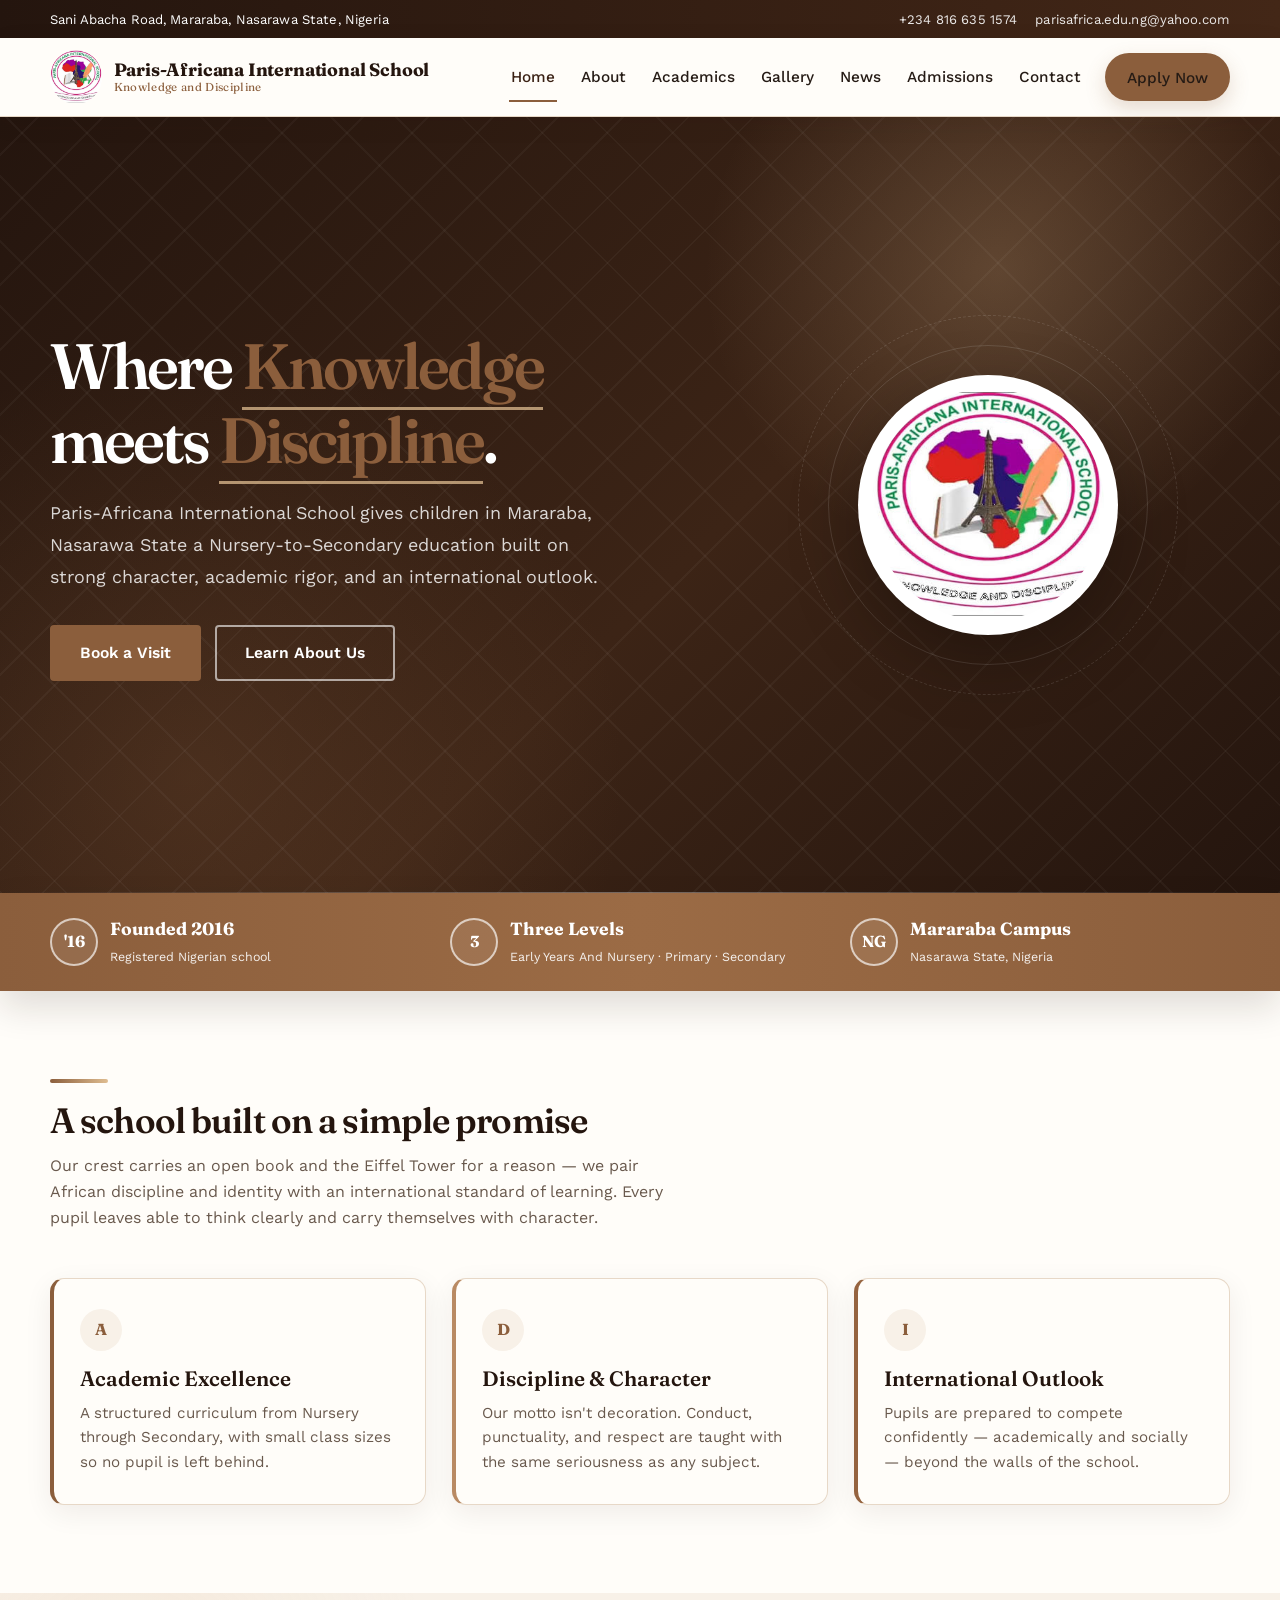
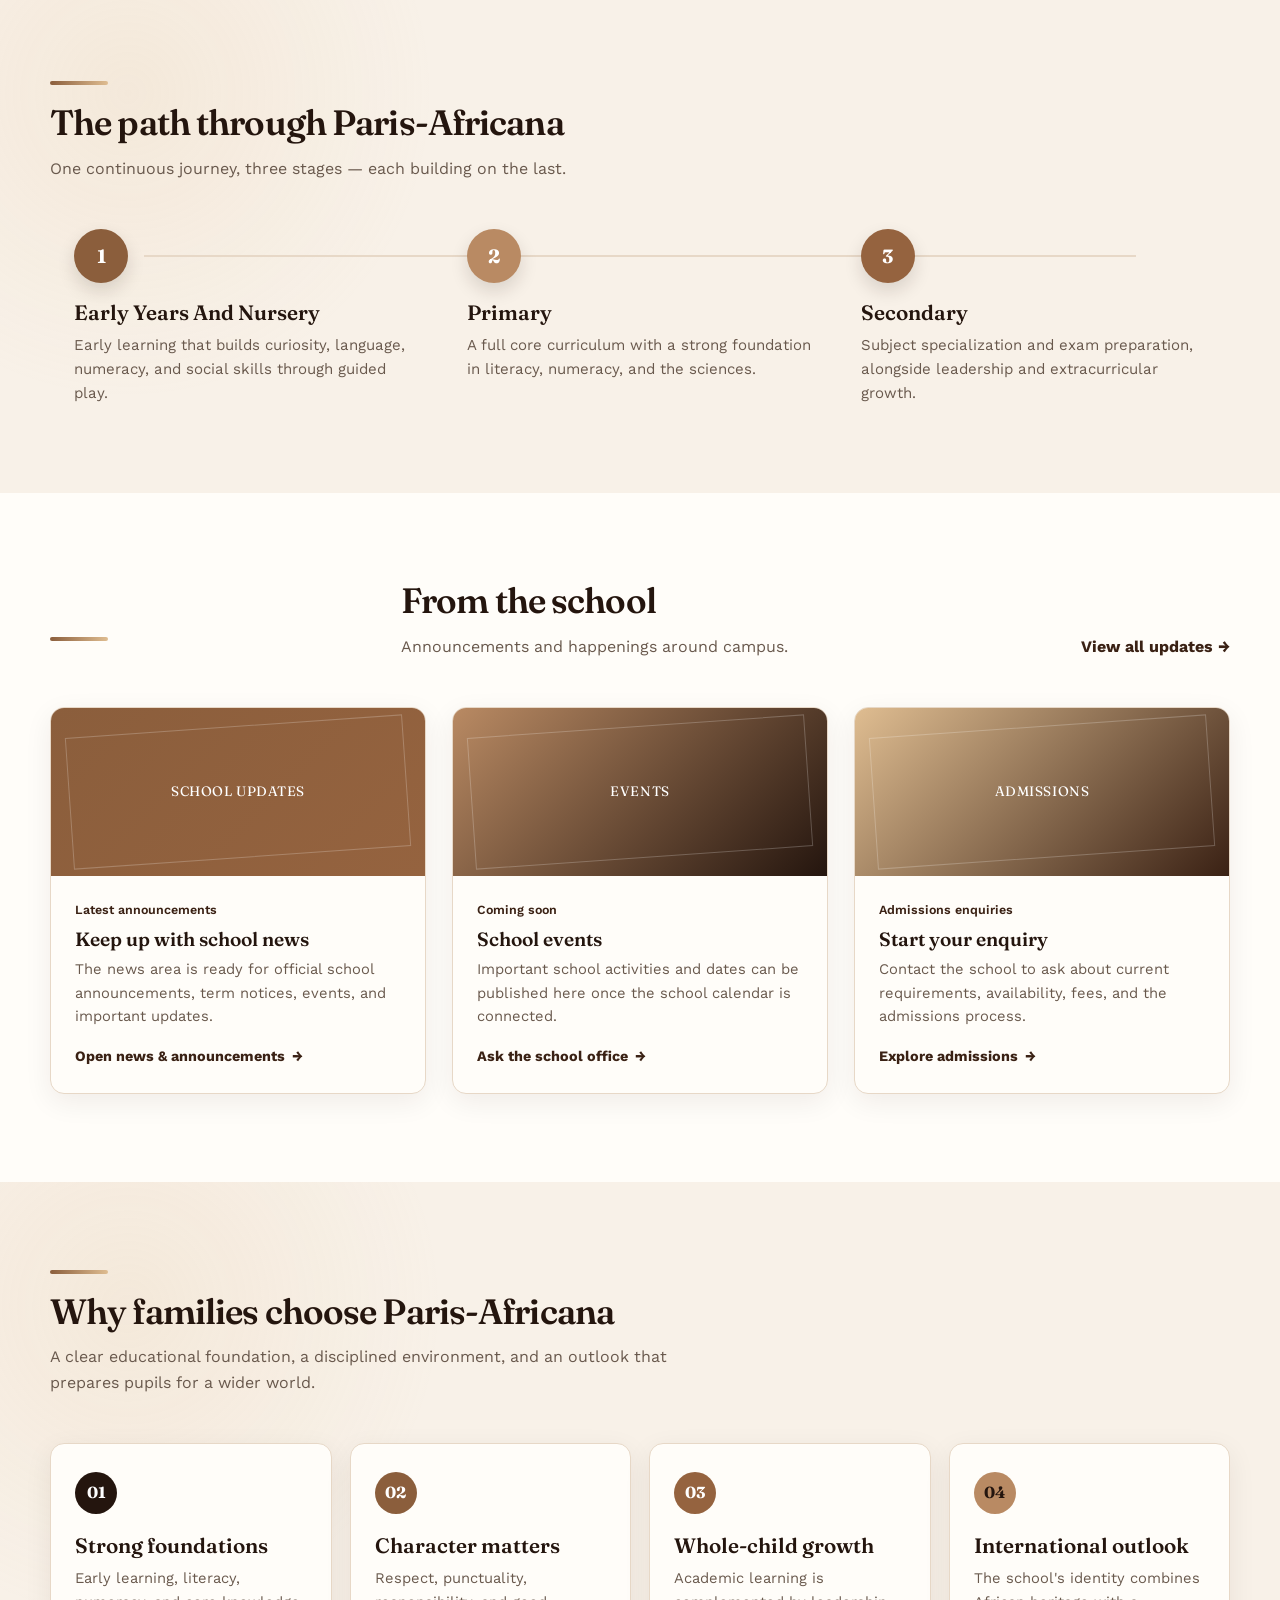
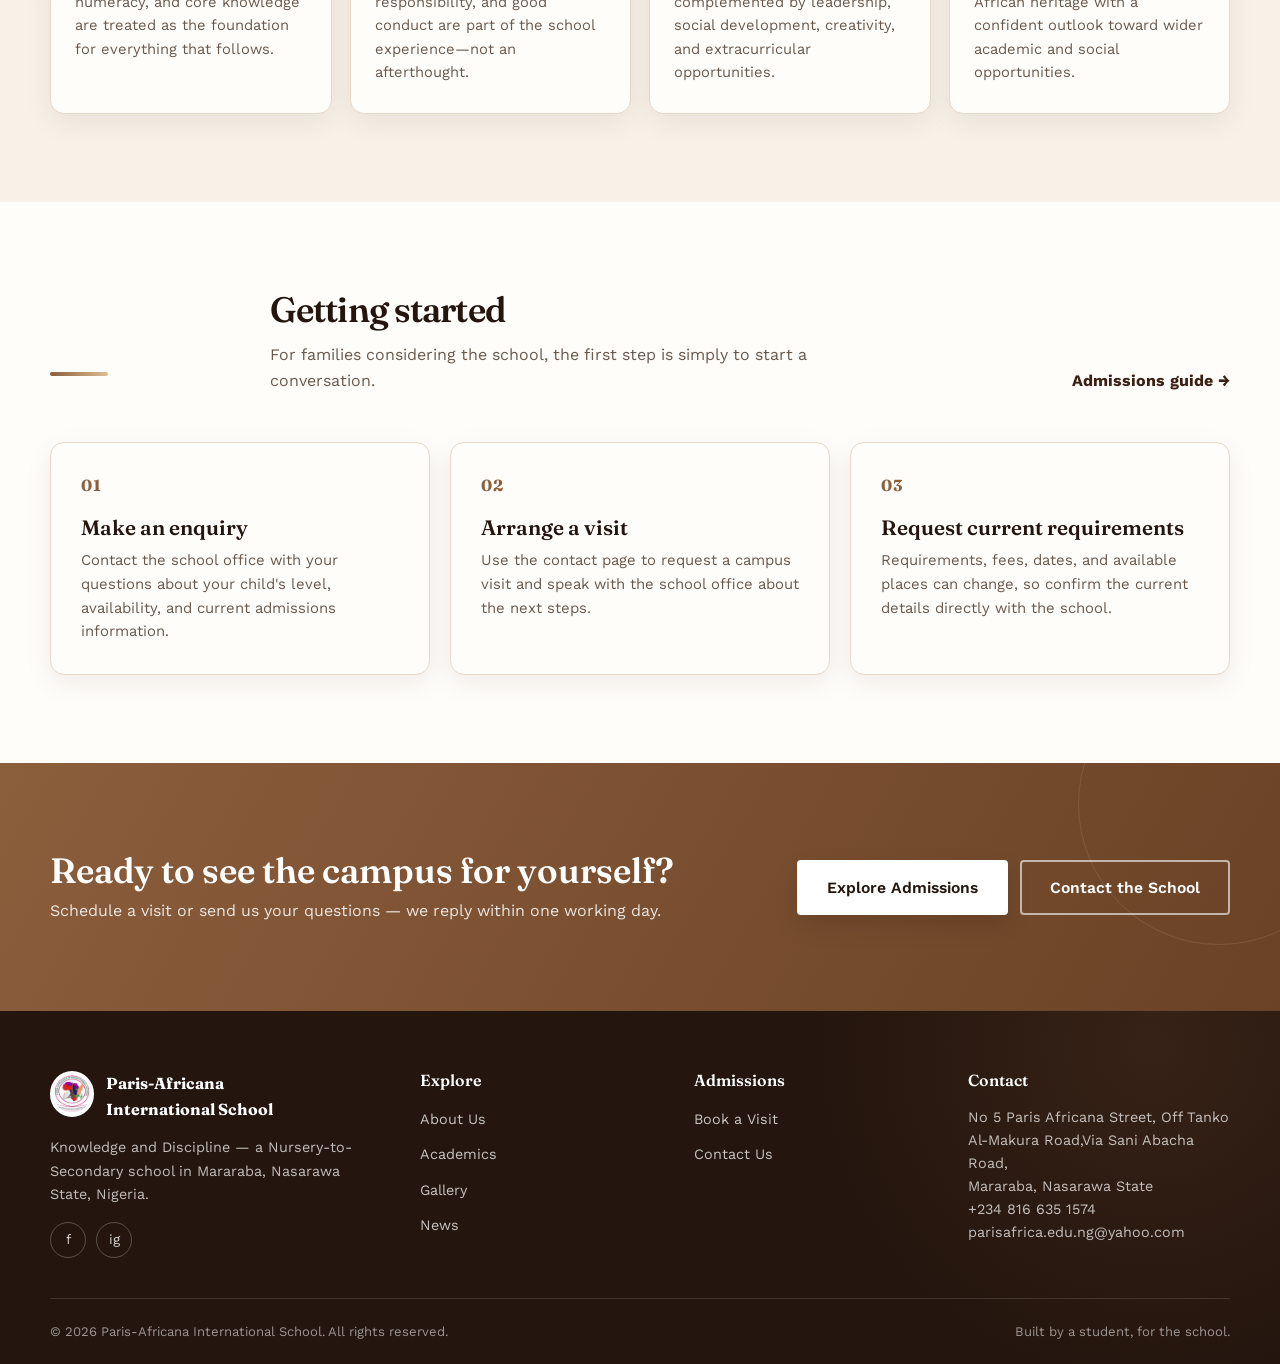
<file: index.html>
<!DOCTYPE html>

<html lang="en">
<head>
<meta charset="utf-8"/>
<meta content="width=device-width, initial-scale=1.0" name="viewport"/>
<title>Paris-Africana International School | Knowledge and Discipline</title>
<meta content="A Nursery-to-Secondary school in Mararaba, Nasarawa State, Nigeria, focused on knowledge, discipline, character, and an international outlook." name="description"/>
<link href="images/logo.png" rel="icon" type="image/png"/>
<link href="https://fonts.googleapis.com" rel="preconnect"/>
<link href="https://fonts.googleapis.com/css2?family=Fraunces:wght@500;600;700&amp;family=Work+Sans:wght@400;500;600&amp;display=swap" rel="stylesheet"/>
<meta content="#3E2415" name="theme-color"/>
<meta content="telephone=yes" name="format-detection"/>
<meta content="website" property="og:type"/>
<meta content="Paris-Africana International School | Knowledge and Discipline" property="og:title"/>
<meta content="A Nursery-to-Secondary school in Mararaba, Nasarawa State, Nigeria, focused on knowledge, discipline, character, and an international outlook." property="og:description"/>
<meta content="images/logo.png" property="og:image"/>
<link href="css/style.css" rel="stylesheet"/>
<script type="application/ld+json">
{
  "@context": "https://schema.org",
  "@type": "EducationalOrganization",
  "name": "Paris-Africana International School",
  "description": "Paris-Africana International School in Mararaba, Nasarawa State, Nigeria.",
  "telephone": "+2348166351574",
  "email": "parisafrica.edu.ng@yahoo.com",
  "address": {
    "@type": "PostalAddress",
    "streetAddress": "No 5 Paris Africana Street, Off Tanko Al-Makura Road, Via Sani Abacha Road",
    "addressLocality": "Mararaba",
    "addressRegion": "Nasarawa State",
    "addressCountry": "NG"
  }
}
</script>
</head>
<body><div id="app"></div><script defer="True" src="js/script.js"></script></body>
</html>
</file>
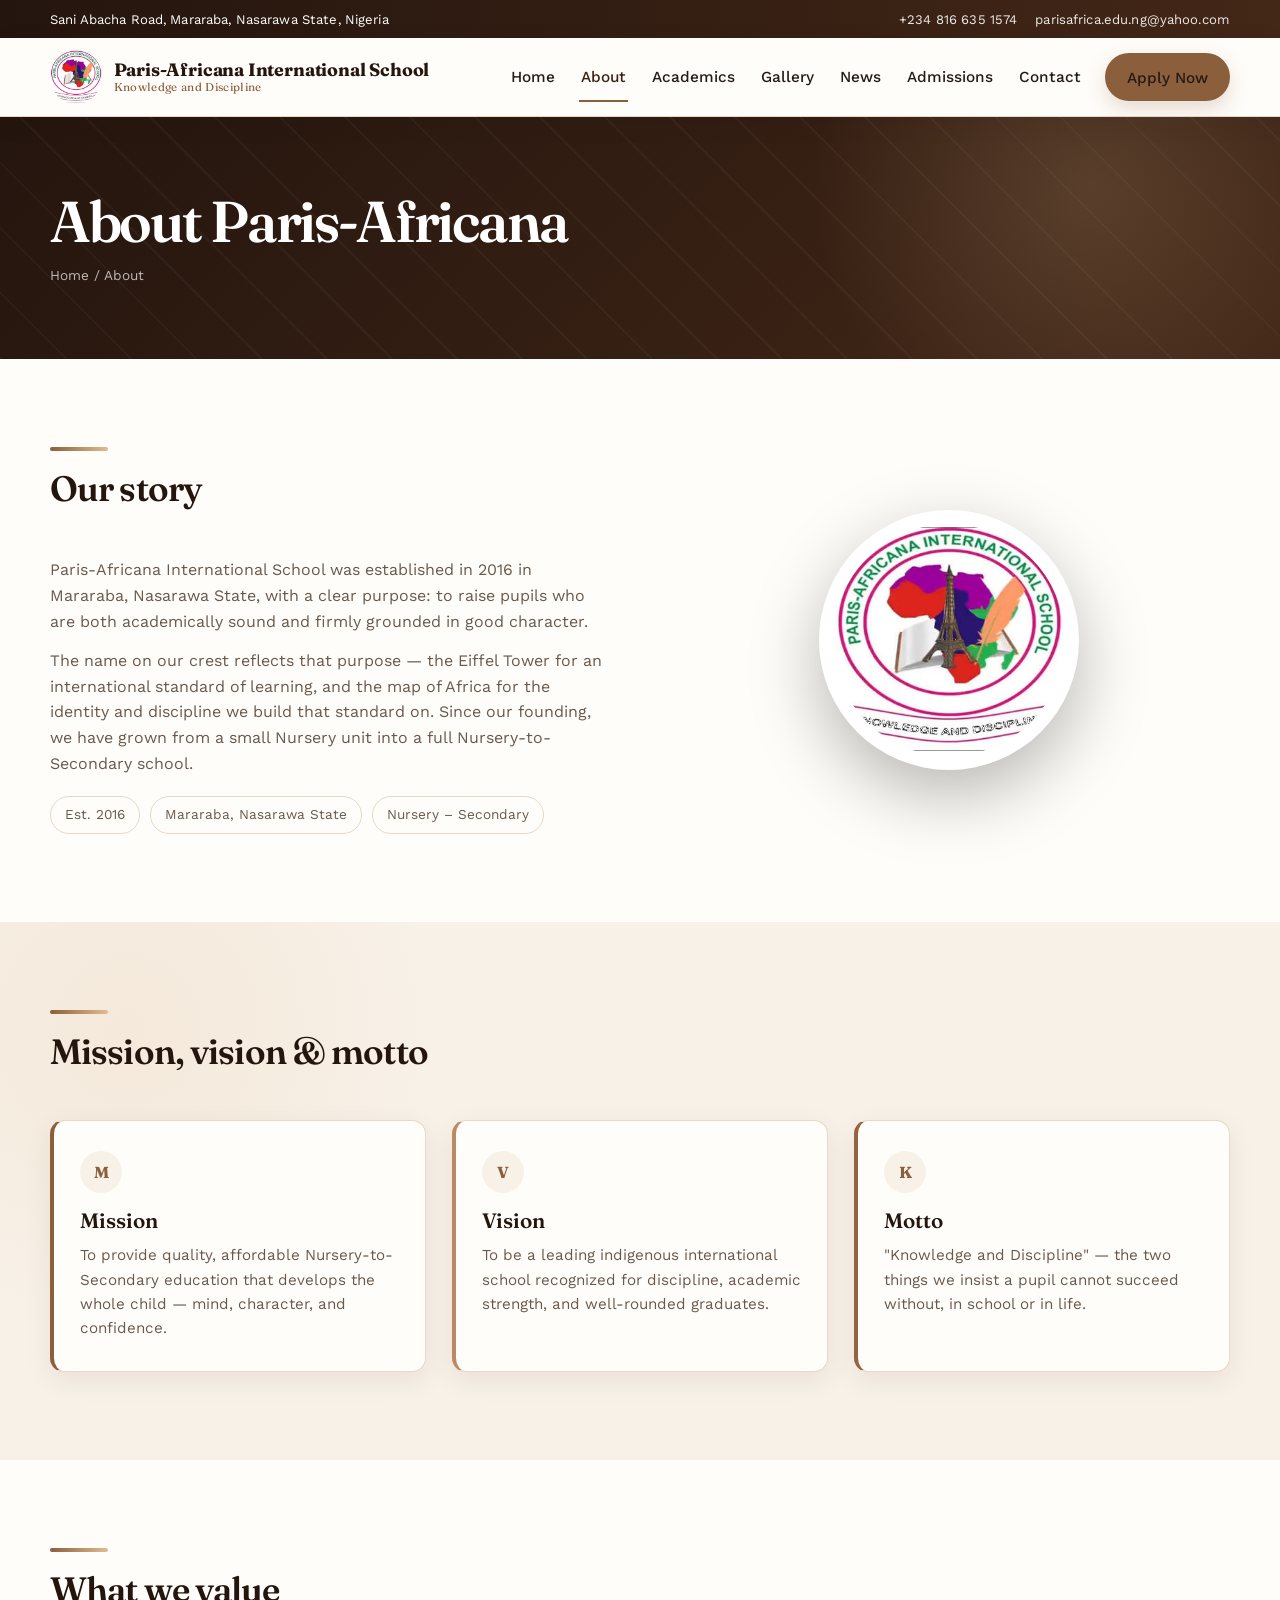
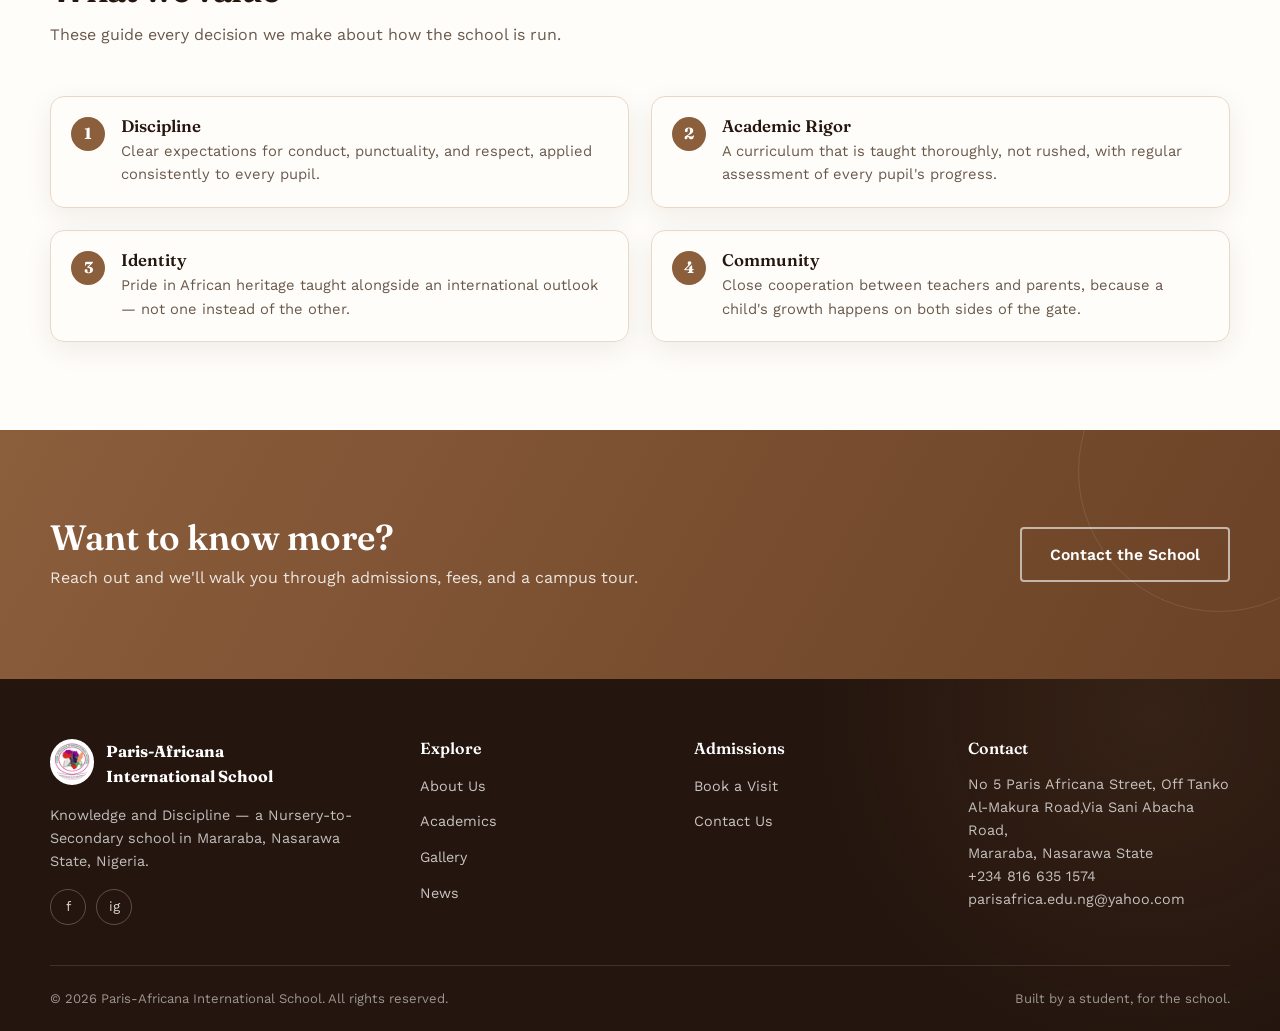
<file: about.html>
<!DOCTYPE html>

<html lang="en">
<head>
<meta charset="utf-8"/>
<meta content="width=device-width, initial-scale=1.0" name="viewport"/>
<title>About Paris-Africana International School</title>
<meta content="Discover the story, mission, vision, motto, and values of Paris-Africana International School in Mararaba, Nasarawa State." name="description"/>
<link href="images/logo.png" rel="icon" type="image/png"/>
<link href="https://fonts.googleapis.com" rel="preconnect"/>
<link href="https://fonts.googleapis.com/css2?family=Fraunces:wght@500;600;700&amp;family=Work+Sans:wght@400;500;600&amp;display=swap" rel="stylesheet"/>
<meta content="#3E2415" name="theme-color"/>
<meta content="telephone=yes" name="format-detection"/>
<meta content="website" property="og:type"/>
<meta content="About Paris-Africana International School" property="og:title"/>
<meta content="Discover the story, mission, vision, motto, and values of Paris-Africana International School in Mararaba, Nasarawa State." property="og:description"/>
<meta content="images/logo.png" property="og:image"/>
<link href="about.html" rel="canonical"/>
<link href="css/style.css" rel="stylesheet"/>
</head>
<body><div id="app"></div><script defer="True" src="js/script.js"></script></body>
</html>
</file>
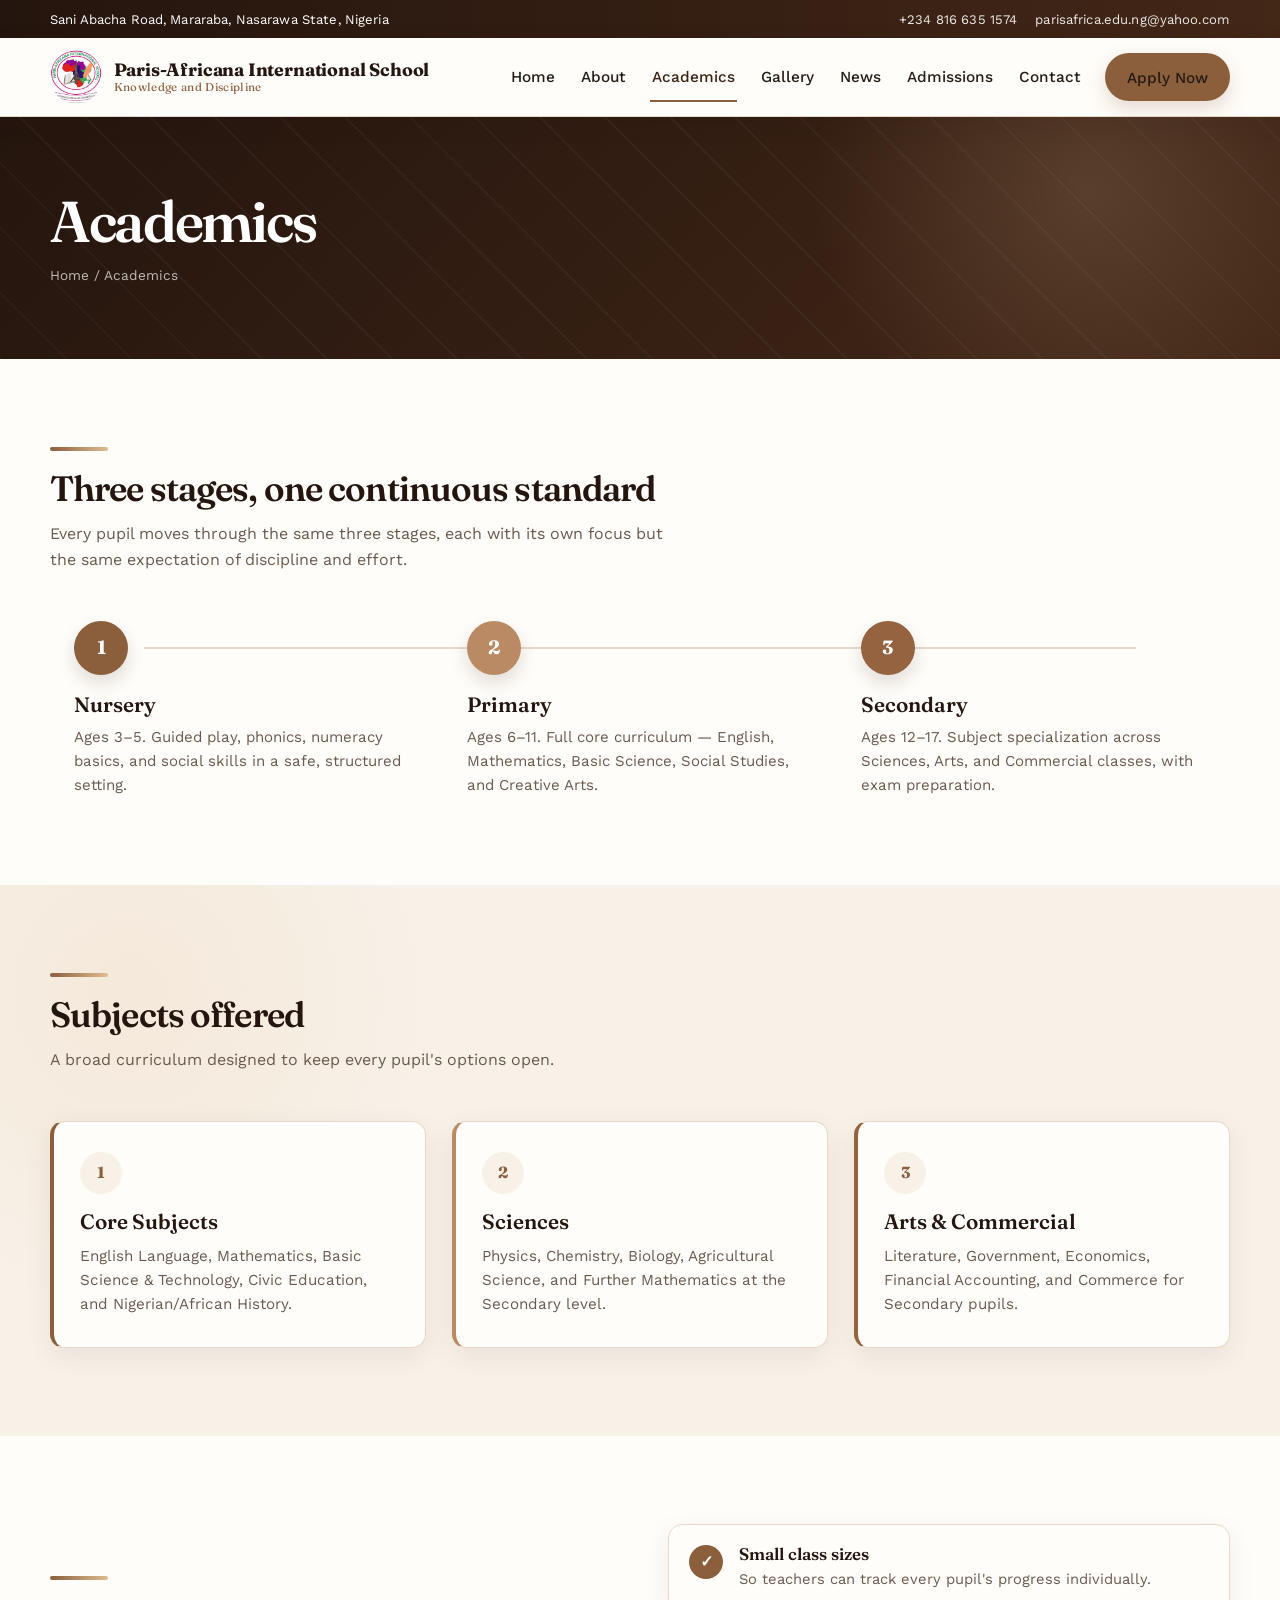
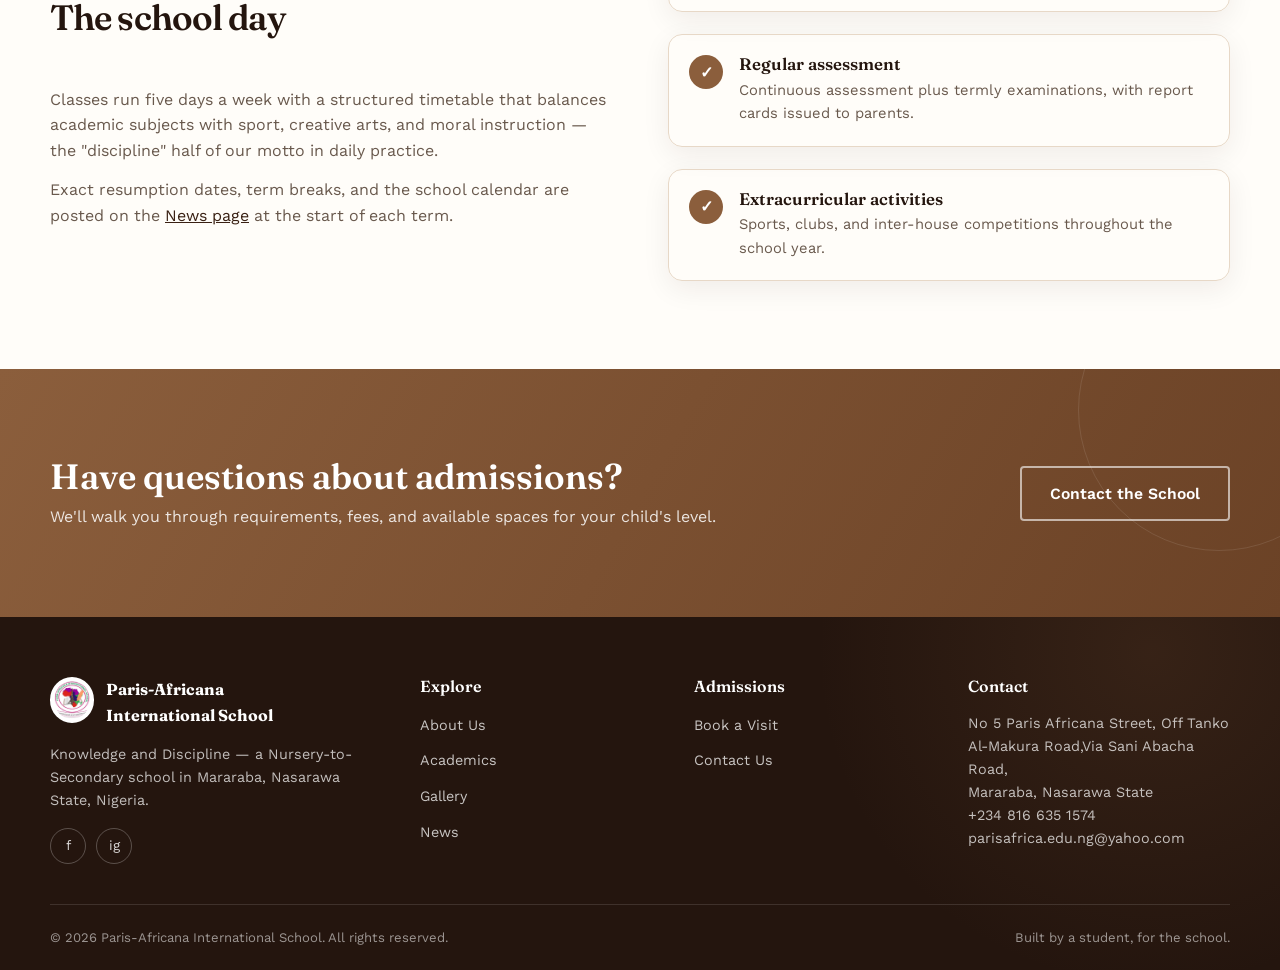
<file: academics.html>
<!DOCTYPE html>

<html lang="en">
<head>
<meta charset="utf-8"/>
<meta content="width=device-width, initial-scale=1.0" name="viewport"/>
<title>Academics | Paris-Africana International School</title>
<meta content="Explore the Early Years, Primary, and Secondary learning journey and academic approach at Paris-Africana International School." name="description"/>
<link href="images/logo.png" rel="icon" type="image/png"/>
<link href="https://fonts.googleapis.com" rel="preconnect"/>
<link href="https://fonts.googleapis.com/css2?family=Fraunces:wght@500;600;700&amp;family=Work+Sans:wght@400;500;600&amp;display=swap" rel="stylesheet"/>
<meta content="#3E2415" name="theme-color"/>
<meta content="telephone=yes" name="format-detection"/>
<meta content="website" property="og:type"/>
<meta content="Academics | Paris-Africana International School" property="og:title"/>
<meta content="Explore the Early Years, Primary, and Secondary learning journey and academic approach at Paris-Africana International School." property="og:description"/>
<meta content="images/logo.png" property="og:image"/>
<link href="academics.html" rel="canonical"/>
<link href="css/style.css" rel="stylesheet"/>
</head>
<body><div id="app"></div><script defer="True" src="js/script.js"></script></body>
</html>
</file>
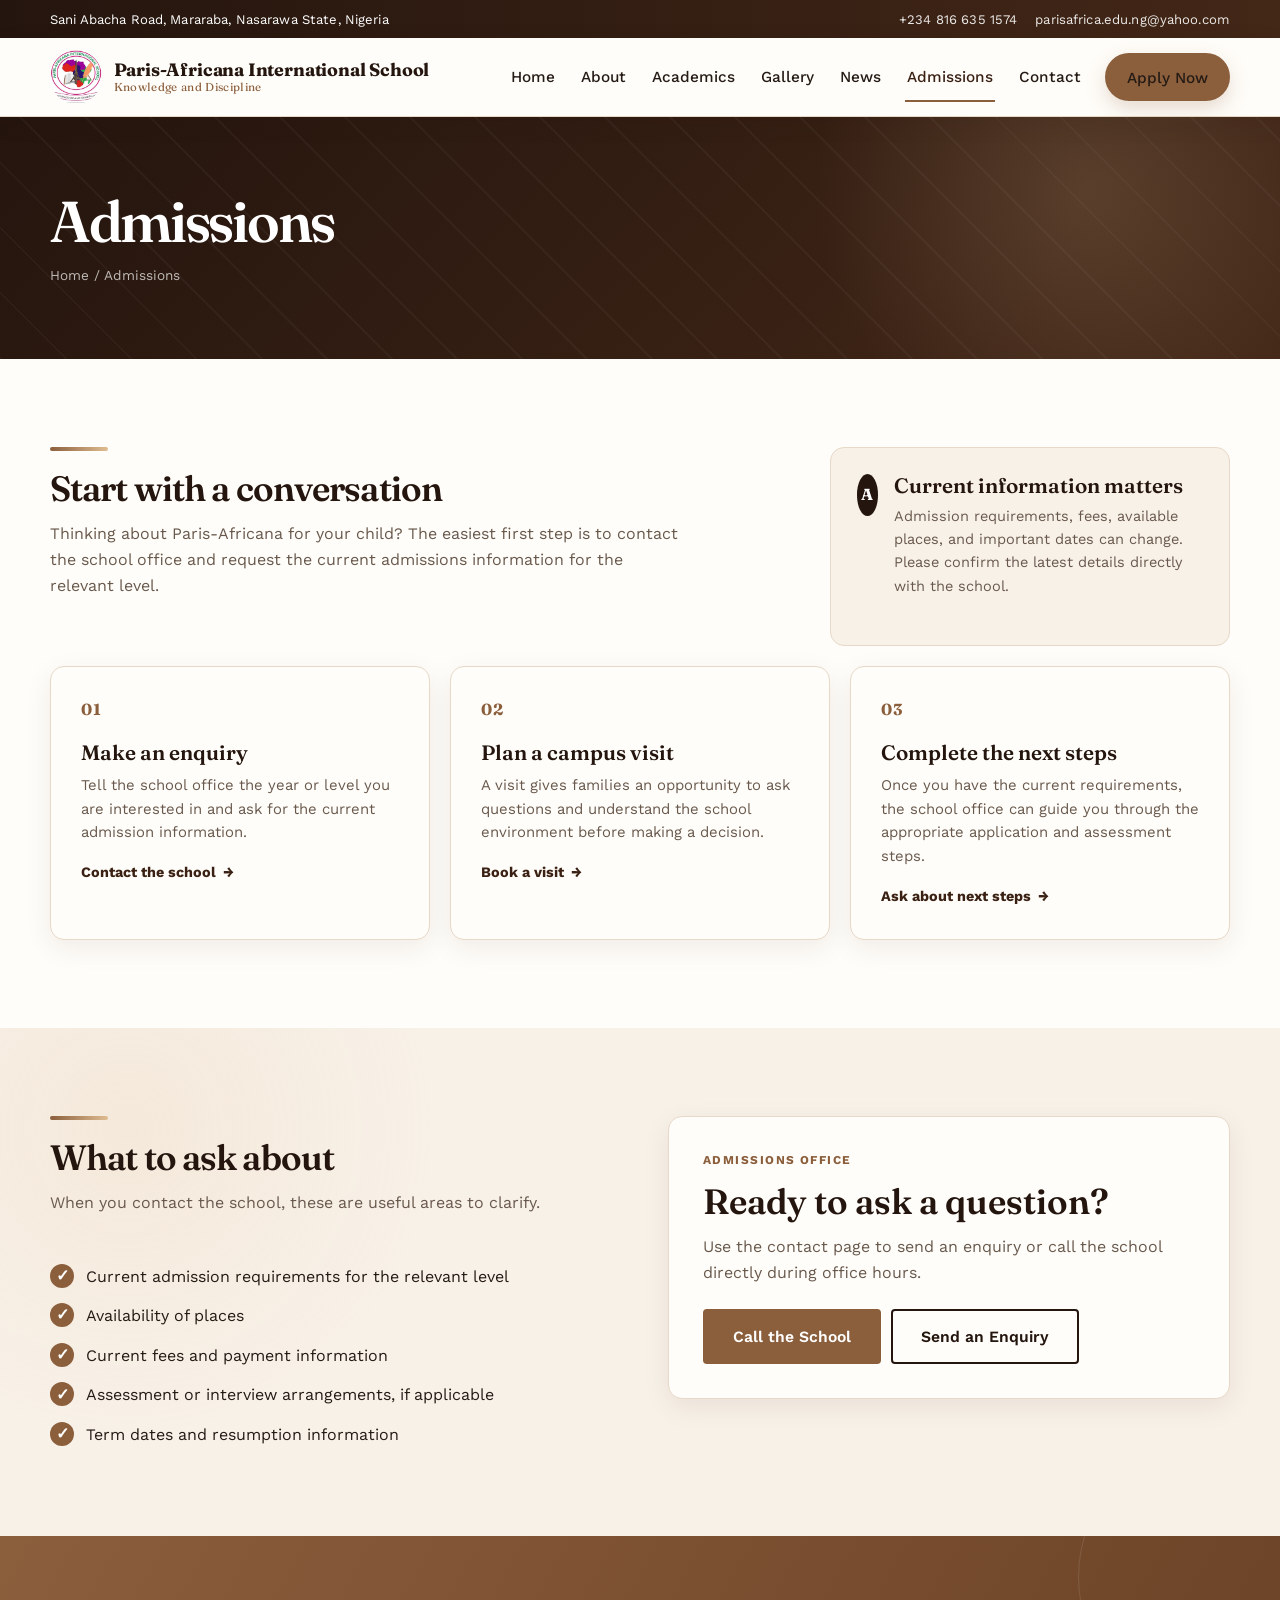
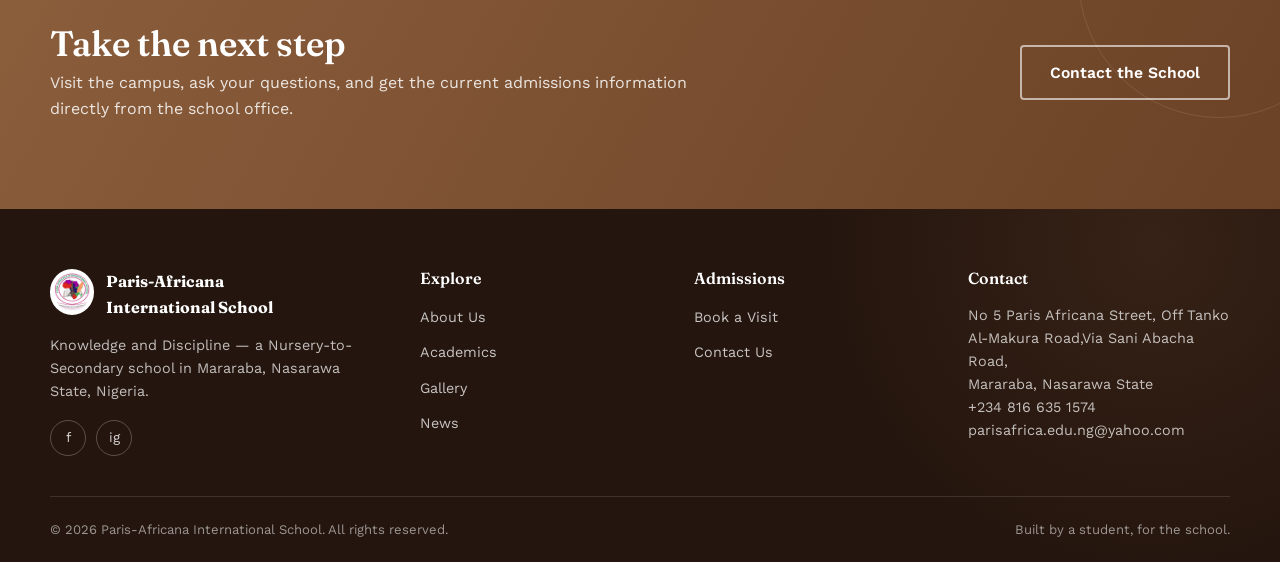
<file: admissions.html>
<!DOCTYPE html>

<html lang="en">
<head>
<meta charset="utf-8"/>
<meta content="width=device-width, initial-scale=1.0" name="viewport"/>
<title>Contact &amp; Admissions | Paris-Africana International School</title>
<meta content="Contact Paris-Africana International School in Mararaba, Nasarawa State, or enquire about admissions and campus visits." name="description"/>
<link href="images/logo.png" rel="icon" type="image/png"/>
<link href="https://fonts.googleapis.com" rel="preconnect"/>
<link href="https://fonts.googleapis.com/css2?family=Fraunces:wght@500;600;700&amp;family=Work+Sans:wght@400;500;600&amp;display=swap" rel="stylesheet"/>
<meta content="#3E2415" name="theme-color"/>
<meta content="telephone=yes" name="format-detection"/>
<meta content="website" property="og:type"/>
<meta content="Contact &amp; Admissions | Paris-Africana International School" property="og:title"/>
<meta content="Contact Paris-Africana International School in Mararaba, Nasarawa State, or enquire about admissions and campus visits." property="og:description"/>
<meta content="images/logo.png" property="og:image"/>
<link href="contact.html" rel="canonical"/>
<link href="css/style.css" rel="stylesheet"/>
</head>
<body><div id="app"></div><script defer="True" src="js/script.js"></script></body>
</html>
</file>
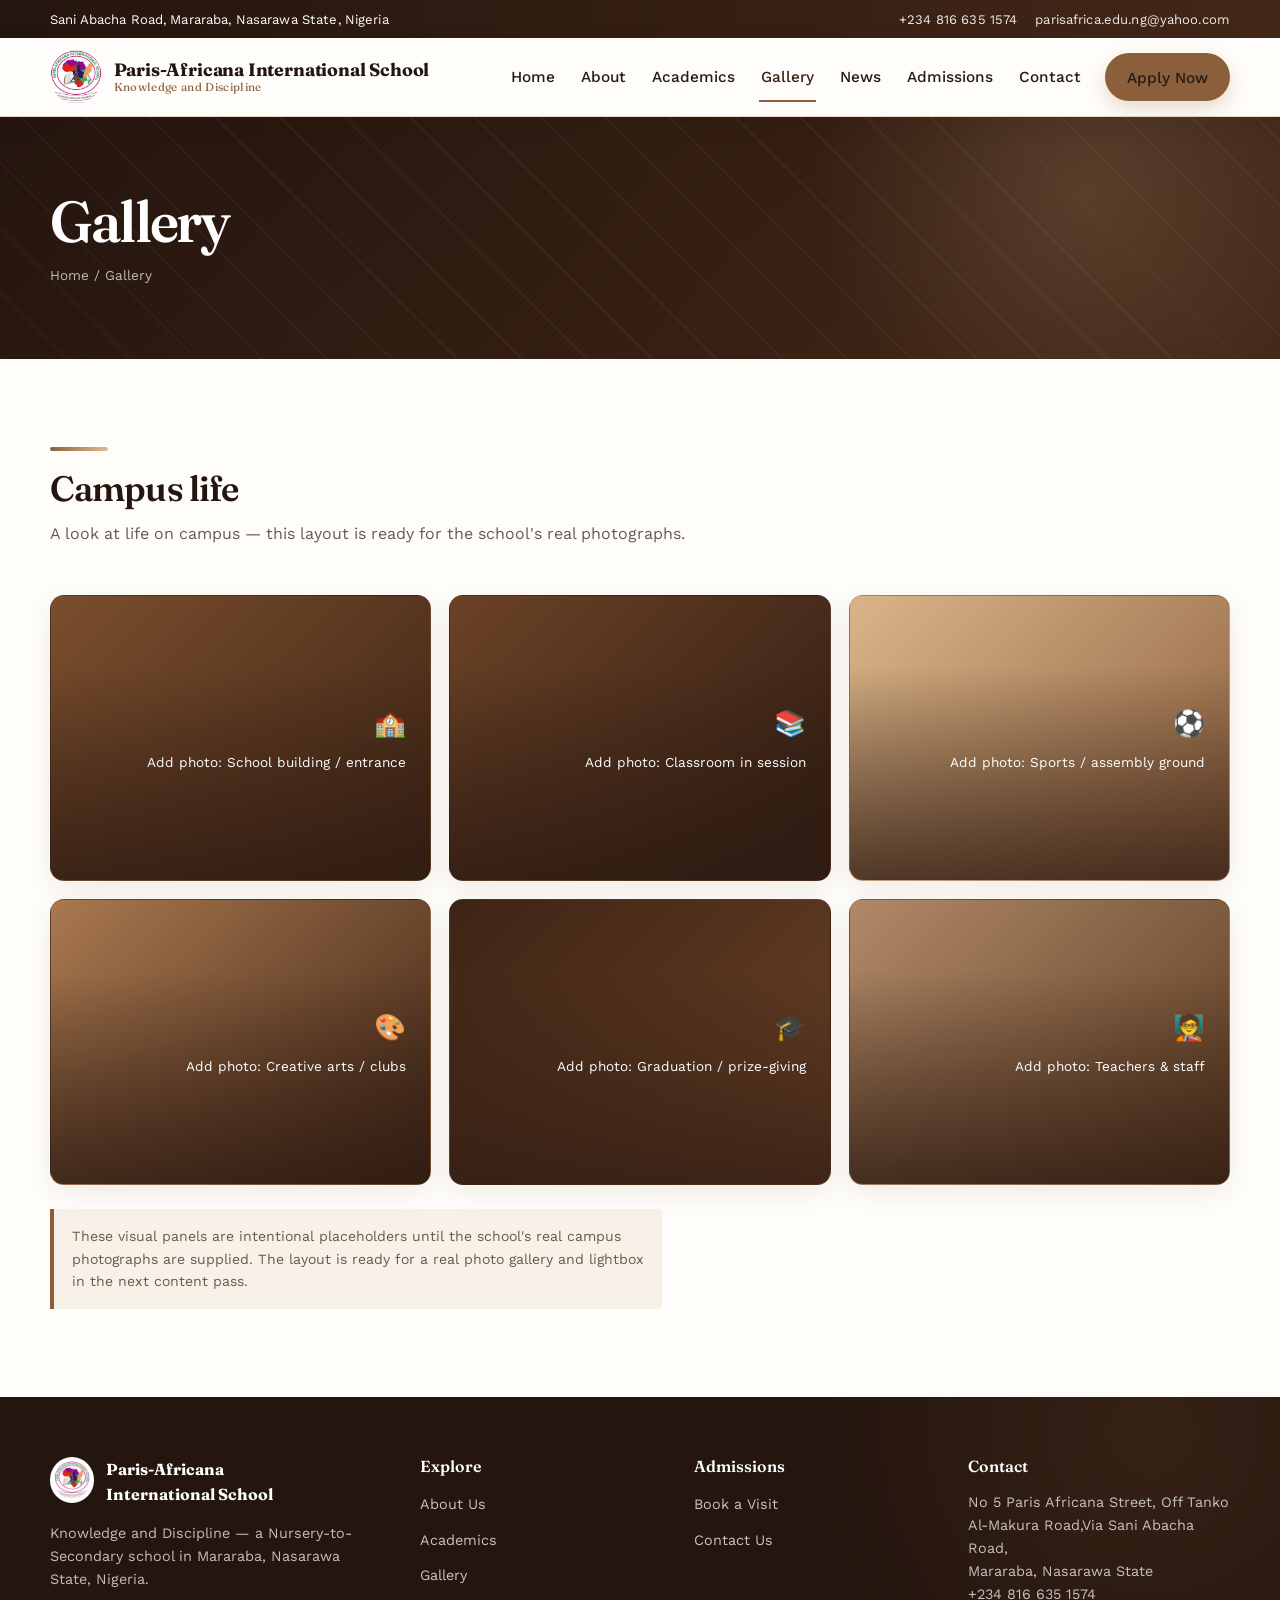
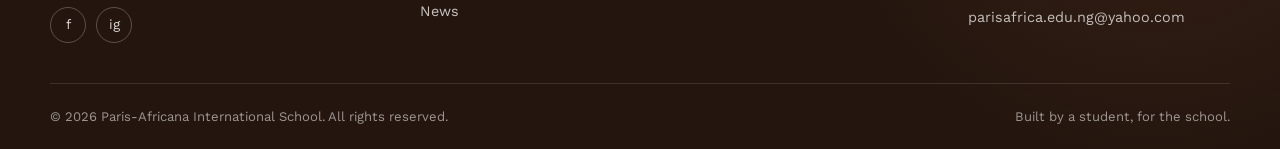
<file: gallery.html>
<!DOCTYPE html>

<html lang="en">
<head>
<meta charset="utf-8"/>
<meta content="width=device-width, initial-scale=1.0" name="viewport"/>
<title>Gallery | Paris-Africana International School</title>
<meta content="Explore campus life and school moments at Paris-Africana International School in Mararaba, Nasarawa State." name="description"/>
<link href="images/logo.png" rel="icon" type="image/png"/>
<link href="https://fonts.googleapis.com" rel="preconnect"/>
<link href="https://fonts.googleapis.com/css2?family=Fraunces:wght@500;600;700&amp;family=Work+Sans:wght@400;500;600&amp;display=swap" rel="stylesheet"/>
<meta content="#3E2415" name="theme-color"/>
<meta content="telephone=yes" name="format-detection"/>
<meta content="website" property="og:type"/>
<meta content="Gallery | Paris-Africana International School" property="og:title"/>
<meta content="Explore campus life and school moments at Paris-Africana International School in Mararaba, Nasarawa State." property="og:description"/>
<meta content="images/logo.png" property="og:image"/>
<link href="gallery.html" rel="canonical"/>
<link href="css/style.css" rel="stylesheet"/>
</head>
<body><div id="app"></div><script defer="True" src="js/script.js"></script></body>
</html>
</file>
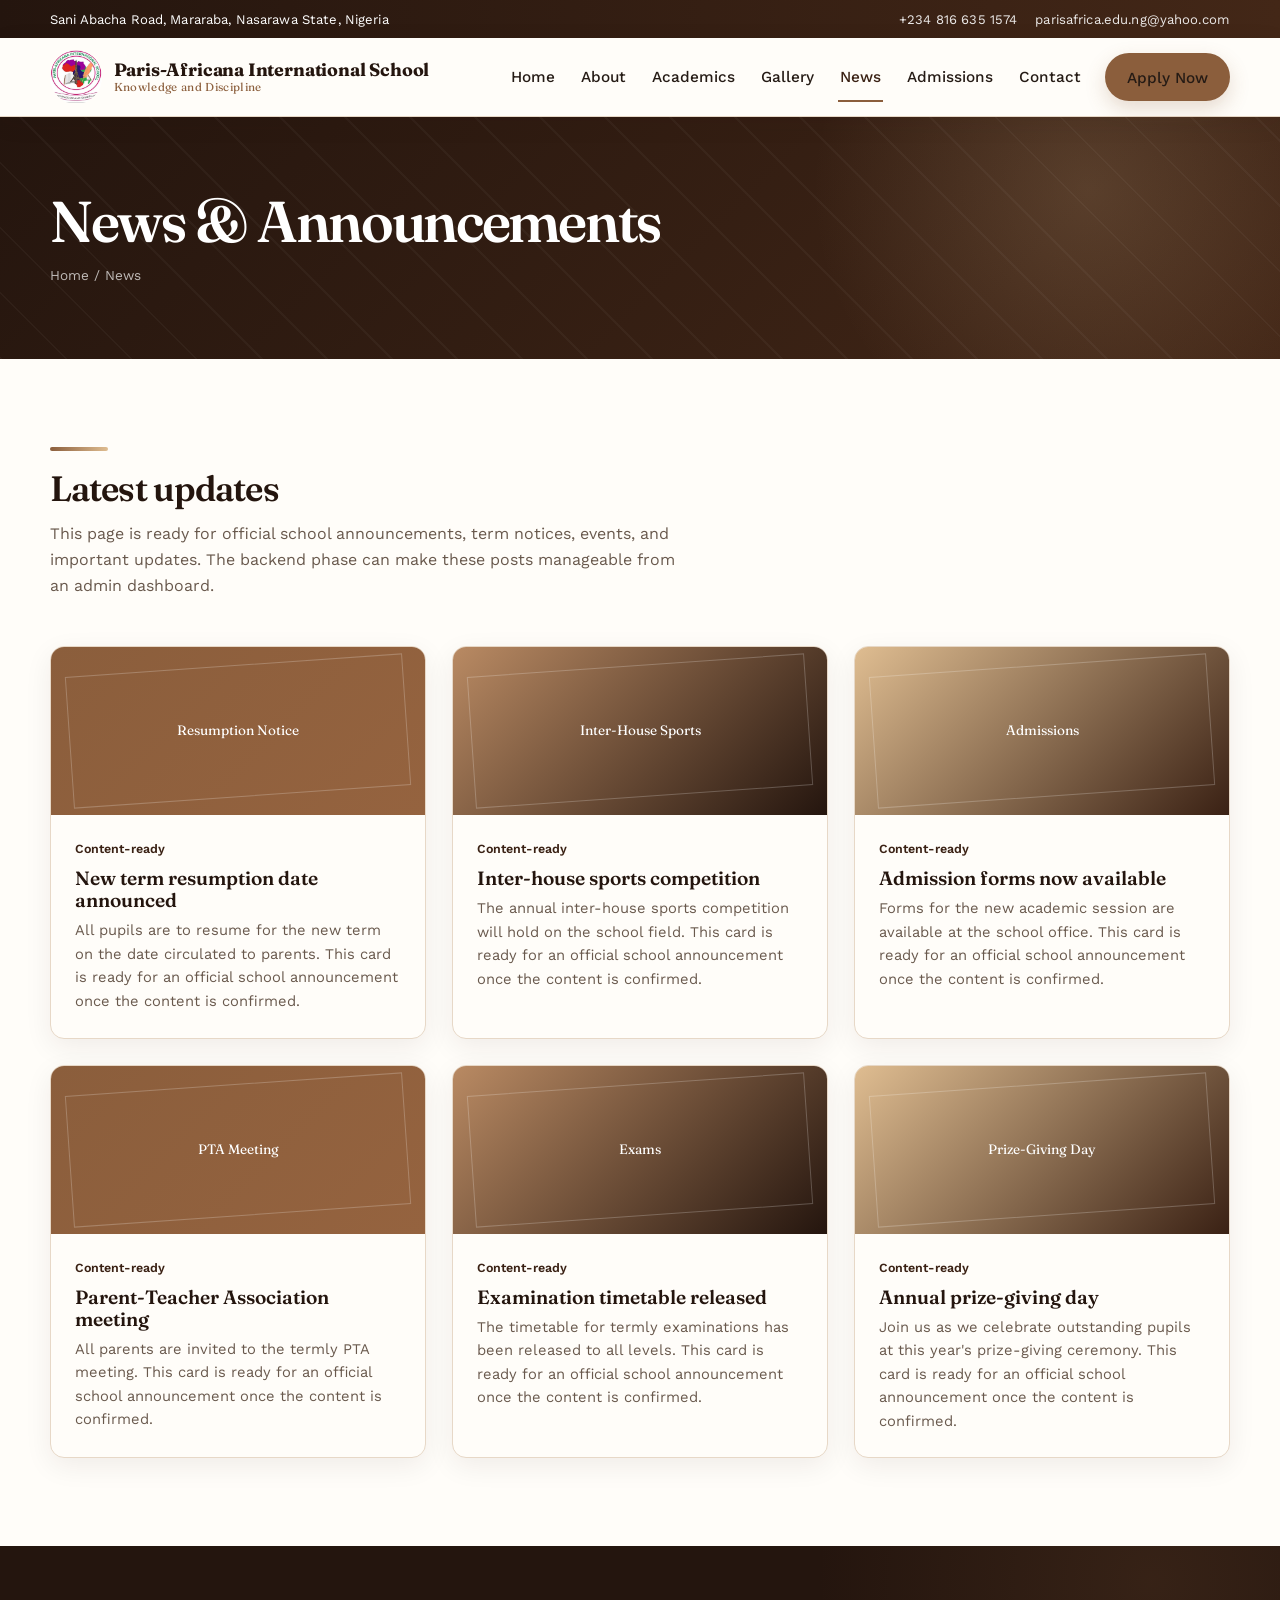
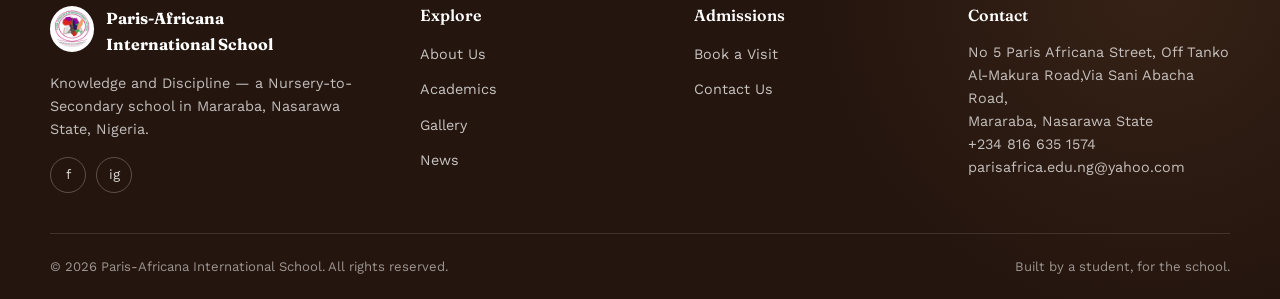
<file: news.html>
<!DOCTYPE html>

<html lang="en">
<head>
<meta charset="utf-8"/>
<meta content="width=device-width, initial-scale=1.0" name="viewport"/>
<title>News &amp; Announcements | Paris-Africana International School</title>
<meta content="Read school announcements and updates from Paris-Africana International School." name="description"/>
<link href="images/logo.png" rel="icon" type="image/png"/>
<link href="https://fonts.googleapis.com" rel="preconnect"/>
<link href="https://fonts.googleapis.com/css2?family=Fraunces:wght@500;600;700&amp;family=Work+Sans:wght@400;500;600&amp;display=swap" rel="stylesheet"/>
<meta content="#3E2415" name="theme-color"/>
<meta content="telephone=yes" name="format-detection"/>
<meta content="website" property="og:type"/>
<meta content="News &amp; Announcements | Paris-Africana International School" property="og:title"/>
<meta content="Read school announcements and updates from Paris-Africana International School." property="og:description"/>
<meta content="images/logo.png" property="og:image"/>
<link href="news.html" rel="canonical"/>
<link href="css/style.css" rel="stylesheet"/>
</head>
<body><div id="app"></div><script defer="True" src="js/script.js"></script></body>
</html>
</file>
<file: css/style.css>
/* =========================================================
   PARIS-AFRICANA INTERNATIONAL SCHOOL — MAIN STYLESHEET
   Palette pulled directly from the crest's dark and light
   brown tones. The palette uses descriptive names so future edits remain easy to understand.
   ========================================================= */

:root {
  /* --- Brand colors (brown family, from the crest) --- */
  --brown: #8B5E3C;        /* medium brown — primary accent/buttons */
  --brown-dark: #3E2415;   /* dark brown — hover states, deep accents */
  --brown-light: #B08968;        /* light brown — was green, now a lighter brown tone */
  --brown-mid-dark: #6B4226;   /* deeper brown — was green-dark */
  --brown-mid: #A9784F;       /* mid-light brown — was purple, kept distinct for hierarchy */
  --tan: #D9B589;        /* pale tan — was amber, now a light accent brown */
  --dark: #2E1B12;         /* darkest brown — replaces pure black */

  /* --- Neutrals --- */
  --cream: #F4E9DA;
  --paper: #FFFFFF;
  --ink: #2A1D14;
  --ink-soft: #6B5A4A;
  --line: #E3D2BF;

  /* --- Type --- */
  --font-display: "Fraunces", Georgia, serif;
  --font-body: "Work Sans", -apple-system, BlinkMacSystemFont, sans-serif;

  /* --- Layout --- */
  --max-width: 1140px;
  --radius-sm: 4px;
}

/* ---------- Reset ---------- */
* { box-sizing: border-box; margin: 0; padding: 0; }

html { scroll-behavior: smooth; }

body {
  font-family: var(--font-body);
  color: var(--ink);
  background: var(--paper);
  line-height: 1.6;
  -webkit-font-smoothing: antialiased;
}

img { max-width: 100%; display: block; }

a { color: inherit; text-decoration: none; }

ul { list-style: none; }

h1, h2, h3, h4 {
  font-family: var(--font-display);
  font-weight: 600;
  line-height: 1.15;
  color: var(--dark);
}

h1 { font-size: clamp(2.1rem, 4vw, 3.2rem); }
h2 { font-size: clamp(1.6rem, 3vw, 2.2rem); }
h3 { font-size: 1.3rem; }

p { color: var(--ink-soft); max-width: 68ch; }

.container {
  max-width: var(--max-width);
  margin: 0 auto;
  padding: 0 24px;
}

section { padding: 72px 0; }

.section-cream { background: var(--cream); }

/* Eyebrow-free section heading with a short accent rule instead of a label */
.section-head {
  max-width: 640px;
  margin-bottom: 44px;
}
.section-head::before {
  content: "";
  display: block;
  width: 46px;
  height: 4px;
  background: var(--brown);
  margin-bottom: 18px;
  border-radius: 2px;
}
.section-head p { margin-top: 12px; }

/* ---------- Buttons ---------- */
.btn {
  display: inline-flex;
  align-items: center;
  gap: 8px;
  padding: 13px 28px;
  border-radius: var(--radius-sm);
  font-weight: 600;
  font-size: 0.98rem;
  border: 2px solid transparent;
  cursor: pointer;
  transition: transform 0.15s ease, background 0.15s ease, color 0.15s ease, border-color 0.15s ease;
}
.btn:hover { transform: translateY(-2px); }

.btn-primary {
  background: var(--brown);
  color: #fff;
}
.btn-primary:hover { background: var(--brown-dark); color: #fff; }

.btn-outline {
  background: transparent;
  border-color: var(--dark);
  color: var(--dark);
}
.btn-outline:hover { background: var(--dark); color: #fff; }

.btn-outline-light {
  background: transparent;
  border-color: rgba(255,255,255,0.6);
  color: #fff;
}
.btn-outline-light:hover { background: #fff; color: var(--dark); border-color: #fff; }

/* ---------- Top bar ---------- */
.topbar {
  background: var(--dark);
  color: #fff;
  font-size: 0.82rem;
}
.topbar .container {
  display: flex;
  justify-content: space-between;
  align-items: center;
  padding-top: 8px;
  padding-bottom: 8px;
  flex-wrap: wrap;
  gap: 6px;
}
.topbar a { opacity: 0.9; }
.topbar a:hover { opacity: 1; text-decoration: underline; }
.topbar-links { display: flex; gap: 18px; }

/* ---------- Navigation ---------- */
.navbar {
  position: sticky;
  top: 0;
  z-index: 50;
  background: var(--paper);
  border-bottom: 1px solid var(--line);
}
.navbar .container {
  display: flex;
  align-items: center;
  justify-content: space-between;
  padding-top: 12px;
  padding-bottom: 12px;
}
.brand {
  display: flex;
  align-items: center;
  gap: 12px;
}
.brand img { height: 54px; width: auto; }
.brand-text { font-family: var(--font-display); line-height: 1.15; }
.brand-text .school-name { font-size: 1.12rem; font-weight: 700; color: var(--dark); display: block; }
.brand-text .school-motto { font-size: 0.72rem; color: var(--brown); letter-spacing: 0.03em; display: block; }

.nav-links {
  display: flex;
  align-items: center;
  gap: 30px;
}
.nav-links a {
  font-weight: 500;
  font-size: 0.96rem;
  color: var(--ink);
  padding: 6px 2px;
  border-bottom: 2px solid transparent;
  transition: border-color 0.15s ease, color 0.15s ease;
}
.nav-links a:hover:not(.btn),
.nav-links a.active:not(.btn) {
  color: var(--brown-dark);
  border-color: var(--brown);
}

.nav-toggle {
  display: none;
  flex-direction: column;
  gap: 5px;
  background: none;
  border: none;
  cursor: pointer;
  padding: 6px;
}
.nav-toggle span {
  width: 26px;
  height: 2px;
  background: var(--dark);
  display: block;
}

/* ---------- Hero ---------- */
.hero {
  position: relative;
  overflow: hidden;
  background: var(--dark);
  color: #fff;
}
.hero .container {
  display: grid;
  grid-template-columns: 1.15fr 0.85fr;
  gap: 40px;
  align-items: center;
  padding-top: 76px;
  padding-bottom: 76px;
  position: relative;
  z-index: 2;
}
.hero h1 { color: #fff; }
.hero h1 .accent { color: var(--brown); }
.hero p.lead {
  color: rgba(255,255,255,0.82);
  font-size: 1.08rem;
  margin: 20px 0 32px;
  max-width: 52ch;
}
.hero-actions { display: flex; gap: 14px; flex-wrap: wrap; }

.hero-medallion {
  position: relative;
  display: flex;
  align-items: center;
  justify-content: center;
}
.hero-medallion .ring {
  position: absolute;
  border: 1px solid rgba(255,255,255,0.18);
  border-radius: 50%;
  animation: spin-slow 60s linear infinite;
}
.hero-medallion .ring.r1 { width: 320px; height: 320px; }
.hero-medallion .ring.r2 { width: 380px; height: 380px; border-style: dashed; animation-direction: reverse; }
.hero-medallion img {
  width: 240px;
  height: 240px;
  border-radius: 50%;
  background: #fff;
  padding: 14px;
  position: relative;
  z-index: 2;
  animation: rise-in 0.9s ease both;
}
@keyframes spin-slow { to { transform: rotate(360deg); } }
@keyframes rise-in {
  from { opacity: 0; transform: scale(0.85) translateY(14px); }
  to { opacity: 1; transform: scale(1) translateY(0); }
}
@media (prefers-reduced-motion: reduce) {
  .hero-medallion .ring { animation: none; }
  .hero-medallion img { animation: none; }
}

/* Ironwork diagonal-line motif in hero background, echoing the Eiffel Tower */
.hero::before {
  content: "";
  position: absolute;
  inset: 0;
  background-image:
    repeating-linear-gradient(45deg, rgba(255,255,255,0.035) 0 2px, transparent 2px 46px),
    repeating-linear-gradient(-45deg, rgba(255,255,255,0.035) 0 2px, transparent 2px 46px);
  z-index: 1;
}

/* ---------- Stat strip ---------- */
.stat-strip {
  background: var(--brown);
  color: #fff;
}
.stat-strip .container {
  display: flex;
  flex-wrap: wrap;
  justify-content: space-between;
  padding-top: 26px;
  padding-bottom: 26px;
  gap: 20px;
}
.stat {
  display: flex;
  align-items: center;
  gap: 12px;
}
.stat .badge {
  width: 48px; height: 48px;
  border-radius: 50%;
  border: 2px solid rgba(255,255,255,0.65);
  display: flex; align-items: center; justify-content: center;
  font-family: var(--font-display);
  font-weight: 700;
  flex-shrink: 0;
}
.stat .num { font-family: var(--font-display); font-weight: 700; font-size: 1.05rem; display: block; }
.stat .label { font-size: 0.78rem; opacity: 0.9; }

/* ---------- Panels (used instead of uniform rounded cards) ---------- */
.panel-grid {
  display: grid;
  grid-template-columns: repeat(3, 1fr);
  gap: 26px;
}
.panel {
  background: var(--paper);
  border: 1px solid var(--line);
  border-left: 4px solid var(--brown);
  border-radius: 2px;
  padding: 30px 26px;
}
.panel:nth-child(2) { border-left-color: var(--brown-light); }
.panel:nth-child(3) { border-left-color: var(--brown-mid); }
.panel h3 { margin-bottom: 10px; }
.panel p { font-size: 0.95rem; margin: 0; }
.panel .glyph {
  width: 42px; height: 42px;
  border-radius: 50%;
  background: var(--cream);
  display: flex; align-items: center; justify-content: center;
  margin-bottom: 16px;
  font-family: var(--font-display);
  font-weight: 700;
  color: var(--brown);
}

/* ---------- Numbered pathway (a true sequence: Nursery -> Primary -> Secondary) ---------- */
.pathway {
  display: grid;
  grid-template-columns: repeat(3, 1fr);
  gap: 0;
  position: relative;
}
.pathway::before {
  content: "";
  position: absolute;
  top: 26px;
  left: 8%;
  right: 8%;
  height: 2px;
  background: var(--line);
  z-index: 0;
}
.stage {
  position: relative;
  z-index: 1;
  padding: 0 18px;
  text-align: left;
}
.stage .stage-num {
  width: 54px; height: 54px;
  border-radius: 50%;
  background: var(--dark);
  color: #fff;
  display: flex; align-items: center; justify-content: center;
  font-family: var(--font-display);
  font-weight: 700;
  font-size: 1.2rem;
  margin-bottom: 18px;
}
.stage:nth-child(1) .stage-num { background: var(--brown); }
.stage:nth-child(2) .stage-num { background: var(--brown-light); }
.stage:nth-child(3) .stage-num { background: var(--brown-mid); }
.stage h3 { margin-bottom: 8px; }
.stage p { font-size: 0.94rem; }

/* ---------- News / cards list ---------- */
.news-grid {
  display: grid;
  grid-template-columns: repeat(3, 1fr);
  gap: 26px;
}
.news-card {
  border: 1px solid var(--line);
  border-radius: 2px;
  overflow: hidden;
  background: var(--paper);
}
.news-card .thumb {
  height: 150px;
  display: flex;
  align-items: center;
  justify-content: center;
  color: #fff;
  font-family: var(--font-display);
  font-size: 0.85rem;
  text-align: center;
  padding: 10px;
}
.news-card .body { padding: 20px; }
.news-card .date {
  font-size: 0.78rem;
  color: var(--brown-dark);
  font-weight: 600;
  display: block;
  margin-bottom: 8px;
}
.news-card h3 { font-size: 1.08rem; margin-bottom: 8px; }
.news-card p { font-size: 0.92rem; margin-bottom: 0; }

/* thumb color rotation */
.thumb-1 { background: linear-gradient(135deg, var(--brown), var(--brown-mid)); }
.thumb-2 { background: linear-gradient(135deg, var(--brown-light), var(--dark)); }
.thumb-3 { background: linear-gradient(135deg, var(--tan), var(--brown-dark)); }

/* ---------- CTA banner ---------- */
.cta-banner {
  background: var(--brown-light);
  color: #fff;
  text-align: left;
}
.cta-banner .container {
  display: flex;
  align-items: center;
  justify-content: space-between;
  gap: 24px;
  flex-wrap: wrap;
}
.cta-banner h2 { color: #fff; margin-bottom: 6px; }
.cta-banner p { color: rgba(255,255,255,0.85); margin: 0; }

/* ---------- Page header (used on interior pages) ---------- */
.page-header {
  background: var(--dark);
  color: #fff;
  padding: 56px 0;
  position: relative;
  overflow: hidden;
}
.page-header::before {
  content: "";
  position: absolute;
  inset: 0;
  background-image: repeating-linear-gradient(45deg, rgba(255,255,255,0.035) 0 2px, transparent 2px 46px);
}
.page-header .container { position: relative; z-index: 1; }
.page-header h1 { color: #fff; }
.breadcrumb { font-size: 0.85rem; color: rgba(255,255,255,0.7); margin-top: 10px; }
.breadcrumb a:hover { text-decoration: underline; }

/* ---------- Value / list blocks ---------- */
.value-list {
  display: grid;
  grid-template-columns: repeat(2, 1fr);
  gap: 22px;
}
.value-item {
  display: flex;
  gap: 16px;
  padding: 20px;
  border: 1px solid var(--line);
}
.value-item .mark {
  width: 34px; height: 34px;
  flex-shrink: 0;
  border-radius: 50%;
  background: var(--brown);
  color: #fff;
  display: flex; align-items: center; justify-content: center;
  font-weight: 700;
  font-family: var(--font-display);
}
.value-item h3 { font-size: 1.05rem; margin-bottom: 4px; }
.value-item p { font-size: 0.92rem; margin: 0; }

/* ---------- Two column layout ---------- */
.two-col {
  display: grid;
  grid-template-columns: 1fr 1fr;
  gap: 56px;
  align-items: center;
}

.tag-strip { display: flex; flex-wrap: wrap; gap: 10px; margin-top: 20px; }
.tag {
  border: 1px solid var(--line);
  padding: 7px 14px;
  font-size: 0.85rem;
  border-radius: 20px;
  color: var(--ink-soft);
}

/* ---------- Gallery ---------- */
.gallery-grid {
  display: grid;
  grid-template-columns: repeat(3, 1fr);
  gap: 18px;
}
.gallery-item {
  aspect-ratio: 4 / 3;
  border-radius: 2px;
  display: flex;
  flex-direction: column;
  align-items: center;
  justify-content: center;
  color: #fff;
  text-align: center;
  padding: 14px;
  font-size: 0.85rem;
}
.gallery-item span.icon { font-size: 1.6rem; margin-bottom: 8px; }
.gallery-note {
  margin-top: 30px;
  font-size: 0.88rem;
  padding: 16px 18px;
  background: var(--cream);
  border-left: 4px solid var(--tan);
}

/* ---------- Forms ---------- */
.form-grid {
  display: grid;
  grid-template-columns: 1fr 1fr;
  gap: 18px;
}
.form-grid .full { grid-column: 1 / -1; }
label {
  display: block;
  font-size: 0.86rem;
  font-weight: 600;
  color: var(--dark);
  margin-bottom: 6px;
}
input, select, textarea {
  width: 100%;
  padding: 12px 14px;
  border: 1px solid var(--line);
  border-radius: var(--radius-sm);
  font-family: var(--font-body);
  font-size: 0.95rem;
  color: var(--ink);
  background: var(--paper);
}
input:focus, select:focus, textarea:focus {
  outline: 2px solid var(--brown);
  outline-offset: 1px;
  border-color: var(--brown);
}
textarea { resize: vertical; min-height: 120px; }
.form-note {
  font-size: 0.85rem;
  margin-top: 16px;
  padding: 14px 16px;
  background: var(--cream);
  border-left: 4px solid var(--brown);
}
.form-success {
  display: none;
  margin-top: 16px;
  padding: 14px 16px;
  background: #F0E6D8;
  border-left: 4px solid var(--brown-light);
  color: var(--brown-mid-dark);
  font-size: 0.92rem;
}

.contact-info-list { margin-top: 24px; }
.contact-info-item { display: flex; gap: 14px; margin-bottom: 20px; }
.contact-info-item .mark {
  width: 38px; height: 38px;
  border-radius: 50%;
  background: var(--dark);
  color: #fff;
  display: flex; align-items: center; justify-content: center;
  flex-shrink: 0;
  font-size: 0.9rem;
}
.contact-info-item h3 { font-size: 0.98rem; margin-bottom: 2px; }
.contact-info-item p { font-size: 0.9rem; margin: 0; }

.map-wrap {
  margin-top: 30px;
  border: 1px solid var(--line);
}
.map-wrap iframe { width: 100%; height: 320px; border: 0; display: block; }

/* ---------- Footer ---------- */
footer {
  background: var(--dark);
  color: rgba(255,255,255,0.82);
  padding-top: 60px;
}
.footer-grid {
  display: grid;
  grid-template-columns: 1.4fr 1fr 1fr 1.1fr;
  gap: 36px;
  padding-bottom: 40px;
  border-bottom: 1px solid rgba(255,255,255,0.12);
}
.footer-brand { display: flex; gap: 12px; align-items: flex-start; margin-bottom: 14px; }
.footer-brand img { height: 46px; background: #fff; border-radius: 50%; padding: 4px; }
.footer-brand .school-name { font-family: var(--font-display); font-weight: 700; color: #fff; }
footer h4 { color: #fff; font-family: var(--font-display); font-size: 1rem; margin-bottom: 16px; }
footer p { color: rgba(255,255,255,0.72); font-size: 0.9rem; }
.footer-links li { margin-bottom: 10px; }
.footer-links a { font-size: 0.9rem; color: rgba(255,255,255,0.75); }
.footer-links a:hover { color: var(--brown); }
.footer-social { display: flex; gap: 10px; margin-top: 16px; }
.footer-social a {
  width: 36px; height: 36px;
  border: 1px solid rgba(255,255,255,0.25);
  border-radius: 50%;
  display: flex; align-items: center; justify-content: center;
  font-size: 0.85rem;
}
.footer-social a:hover { background: var(--brown); border-color: var(--brown); }
.footer-bottom {
  display: flex;
  justify-content: space-between;
  align-items: center;
  padding: 22px 0;
  font-size: 0.82rem;
  color: rgba(255,255,255,0.55);
  flex-wrap: wrap;
  gap: 10px;
}

/* ---------- Responsive ---------- */
@media (max-width: 900px) {
  .hero .container { grid-template-columns: 1fr; }
  .hero-medallion { order: -1; }
  .hero-medallion .ring.r1 { width: 220px; height: 220px; }
  .hero-medallion .ring.r2 { width: 260px; height: 260px; }
  .hero-medallion img { width: 170px; height: 170px; }
  .panel-grid, .pathway, .news-grid, .value-list, .gallery-grid { grid-template-columns: 1fr; }
  .pathway::before { display: none; }
  .two-col { grid-template-columns: 1fr; gap: 30px; }
  .form-grid { grid-template-columns: 1fr; }
  .footer-grid { grid-template-columns: 1fr 1fr; }
}

@media (max-width: 720px) {
  .nav-links {
    position: absolute;
    top: 100%;
    left: 0;
    right: 0;
    background: var(--paper);
    flex-direction: column;
    align-items: flex-start;
    padding: 16px 24px 24px;
    border-bottom: 1px solid var(--line);
    display: none;
    gap: 16px;
  }
  .nav-links.open { display: flex; }
  .nav-toggle { display: flex; }
  .topbar-links { gap: 12px; }
  .footer-grid { grid-template-columns: 1fr; }
  .stat-strip .container { justify-content: flex-start; }
}


/* ---------- Accessibility ---------- */
:focus-visible {
  outline: 3px solid var(--tan);
  outline-offset: 3px;
}

.align-start { align-items: flex-start; }
.text-spaced { margin-top: 14px; }
.form-submit { margin-top: 20px; }
.map-link { color: var(--brown-dark); text-decoration: underline; }

/* ---------- Narrow-phone refinements ---------- */
@media (max-width: 400px) {
  .container { padding-left: 16px; padding-right: 16px; }
  .brand img { width: 44px; height: 44px; }
  .brand-text .school-name { font-size: 0.92rem; }
  .brand-text .school-motto { font-size: 0.62rem; }
  .nav-toggle { width: 42px; height: 42px; }
}

/* =========================================================
   FRONTEND ENHANCEMENT PASS
   ========================================================= */
:root {
  --shadow-sm: 0 8px 24px rgba(46, 27, 18, 0.07);
  --shadow-md: 0 18px 48px rgba(46, 27, 18, 0.12);
  --radius-md: 12px;
}

html { scroll-padding-top: 92px; }

.skip-link {
  position: fixed;
  left: 16px;
  top: -80px;
  z-index: 1000;
  background: var(--dark);
  color: #fff;
  padding: 10px 14px;
  border-radius: 0 0 8px 8px;
  font-weight: 600;
  box-shadow: var(--shadow-sm);
}
.skip-link:focus { top: 0; }

.navbar { box-shadow: 0 4px 20px rgba(46,27,18,0.04); }
.nav-links .btn { border-bottom: 0; padding: 11px 20px; }
.nav-links .btn:hover { border-color: transparent; }

.hero {
  background:
    radial-gradient(circle at 82% 18%, rgba(217,181,137,0.20), transparent 28%),
    radial-gradient(circle at 12% 82%, rgba(139,94,60,0.25), transparent 34%),
    var(--dark);
}
.hero .container { min-height: 570px; }
.hero-copy { animation: fade-up 0.7s ease both; }
.hero-copy h1 { max-width: 760px; }
.hero-copy .accent { position: relative; white-space: nowrap; }
.hero-copy .accent::after {
  content: "";
  position: absolute;
  left: 0;
  right: 0;
  bottom: -5px;
  height: 3px;
  background: var(--tan);
  opacity: .75;
}
.hero-actions .btn { min-width: 142px; justify-content: center; }

@keyframes fade-up {
  from { opacity: 0; transform: translateY(18px); }
  to { opacity: 1; transform: translateY(0); }
}

.stat-strip { box-shadow: 0 12px 28px rgba(46,27,18,0.10); position: relative; z-index: 3; }
.stat-strip .stat { flex: 1 1 260px; }

.panel, .news-card, .feature-card, .step-card, .admissions-callout, .admissions-panel {
  transition: transform .2s ease, box-shadow .2s ease, border-color .2s ease;
}
.panel:hover, .news-card:hover, .feature-card:hover, .step-card:hover {
  transform: translateY(-5px);
  box-shadow: var(--shadow-md);
}

.section-head-row {
  max-width: none;
  display: flex;
  align-items: end;
  justify-content: space-between;
  gap: 24px;
}
.section-head-row > div { max-width: 640px; }
.text-link, .card-link {
  color: var(--brown-dark);
  font-weight: 700;
  white-space: nowrap;
}
.text-link:hover, .card-link:hover { text-decoration: underline; }
.card-link { display: inline-flex; gap: 7px; margin-top: 16px; font-size: .9rem; }

.news-card { box-shadow: var(--shadow-sm); }
.news-card .thumb { position: relative; overflow: hidden; }
.news-card .thumb::before {
  content: "";
  position: absolute;
  inset: 18px;
  border: 1px solid rgba(255,255,255,.22);
  transform: rotate(-4deg);
}
.news-card .thumb span { position: relative; z-index: 1; letter-spacing: .04em; text-transform: uppercase; }
.news-card-featured { box-shadow: var(--shadow-md); }

.feature-grid {
  display: grid;
  grid-template-columns: repeat(4, 1fr);
  gap: 18px;
}
.feature-card {
  padding: 28px 24px;
  border: 1px solid var(--line);
  background: var(--paper);
  border-radius: var(--radius-md);
}
.feature-icon {
  width: 42px;
  height: 42px;
  display: inline-flex;
  align-items: center;
  justify-content: center;
  border-radius: 50%;
  background: var(--dark);
  color: #fff;
  font-family: var(--font-display);
  font-weight: 700;
  margin-bottom: 20px;
}
.feature-card:nth-child(2) .feature-icon { background: var(--brown); }
.feature-card:nth-child(3) .feature-icon { background: var(--brown-mid); }
.feature-card:nth-child(4) .feature-icon { background: var(--brown-light); color: var(--dark); }
.feature-card h3 { margin-bottom: 9px; }
.feature-card p { font-size: .92rem; }

.steps-grid {
  display: grid;
  grid-template-columns: repeat(3, 1fr);
  gap: 20px;
}
.step-card {
  position: relative;
  padding: 30px;
  border: 1px solid var(--line);
  border-radius: var(--radius-md);
  background: var(--paper);
  box-shadow: var(--shadow-sm);
}
.step-card > span:first-child {
  display: inline-block;
  color: var(--brown);
  font-family: var(--font-display);
  font-weight: 700;
  letter-spacing: .08em;
  margin-bottom: 18px;
}
.step-card h3 { margin-bottom: 9px; }
.step-card p { font-size: .93rem; }

.cta-banner { position: relative; overflow: hidden; }
.cta-banner::after {
  content: "";
  position: absolute;
  width: 280px;
  height: 280px;
  border: 1px solid rgba(255,255,255,.10);
  border-radius: 50%;
  right: -80px;
  top: -100px;
}
.cta-actions { display: flex; gap: 12px; flex-wrap: wrap; align-items: center; }
.btn-light { background: #fff; color: var(--dark); border-color: #fff; }
.btn-light:hover { background: var(--cream); color: var(--dark); }

/* Gallery is deliberately content-safe until real school photos are supplied. */
.gallery-grid { gap: 18px; }
.gallery-item {
  min-height: 220px;
  border-radius: var(--radius-md);
  border: 1px solid rgba(46,27,18,.12);
  box-shadow: var(--shadow-sm);
  position: relative;
  overflow: hidden;
  display: flex;
  align-items: flex-end;
  padding: 24px;
  isolation: isolate;
}
.gallery-item::before {
  content: "";
  position: absolute;
  inset: 0;
  background: linear-gradient(180deg, transparent 25%, rgba(46,27,18,.75));
  z-index: -1;
}
.gallery-item h3, .gallery-item p { color: #fff; }
.gallery-item p { font-size: .86rem; color: rgba(255,255,255,.78); margin-top: 4px; }
.gallery-tone-1 { background: linear-gradient(135deg, #7A4E2D, #3E2415); }
.gallery-tone-2 { background: linear-gradient(135deg, #6B4226, #2E1B12); }
.gallery-tone-3 { background: linear-gradient(135deg, #D9B589, #8B5E3C); }
.gallery-tone-4 { background: linear-gradient(135deg, #A9784F, #3E2415); }
.gallery-tone-5 { background: linear-gradient(135deg, #3E2415, #6B4226); }
.gallery-tone-6 { background: linear-gradient(135deg, #B08968, #5A3A20); }
.gallery-note {
  margin-top: 24px;
  padding: 16px 18px;
  border-left: 4px solid var(--brown);
  background: var(--cream);
  border-radius: 0 var(--radius-sm) var(--radius-sm) 0;
}

/* Admissions */
.admissions-intro { display: grid; grid-template-columns: 1.3fr .7fr; gap: 36px; align-items: stretch; }
.admissions-callout {
  display: flex;
  gap: 16px;
  align-items: flex-start;
  padding: 26px;
  background: var(--cream);
  border: 1px solid var(--line);
  border-radius: var(--radius-md);
}
.admissions-callout h3 { margin-bottom: 7px; }
.admissions-callout p { font-size: .91rem; }
.admissions-steps { margin-top: 20px; }
.admissions-panel {
  background: var(--paper);
  border: 1px solid var(--line);
  border-radius: var(--radius-md);
  padding: 34px;
  box-shadow: var(--shadow-sm);
}
.admissions-panel .eyebrow {
  display: block;
  text-transform: uppercase;
  letter-spacing: .12em;
  color: var(--brown);
  font-size: .75rem;
  font-weight: 700;
  margin-bottom: 12px;
}
.admissions-panel h2 { margin-bottom: 12px; }
.contact-actions { display: flex; gap: 10px; flex-wrap: wrap; margin-top: 24px; }
.check-list { display: grid; gap: 14px; }
.check-list li { display: flex; gap: 12px; align-items: flex-start; color: var(--ink); }
.check-list span {
  width: 24px;
  height: 24px;
  display: inline-flex;
  justify-content: center;
  align-items: center;
  border-radius: 50%;
  background: var(--brown);
  color: #fff;
  flex: 0 0 24px;
  font-weight: 700;
}

/* Footer refinements */
footer { position: relative; }
.footer-grid > div:first-child p { max-width: 34ch; }
.footer-links a { transition: color .15s ease, padding-left .15s ease; }
.footer-links a:hover { padding-left: 3px; }

@media (max-width: 1050px) {
  .nav-links { gap: 18px; }
  .feature-grid { grid-template-columns: repeat(2, 1fr); }
  .admissions-intro { grid-template-columns: 1fr; }
}

@media (max-width: 900px) {
  .hero .container { min-height: auto; }
  .section-head-row { align-items: flex-start; flex-direction: column; }
  .steps-grid { grid-template-columns: 1fr; }
}

@media (max-width: 720px) {
  section { padding: 56px 0; }
  .hero .container { padding-top: 56px; padding-bottom: 60px; }
  .hero-medallion { margin-bottom: 8px; }
  .hero-actions .btn { flex: 1 1 150px; }
  .feature-grid { grid-template-columns: 1fr; }
  .stat-strip .stat { flex-basis: 100%; }
  .section-head { margin-bottom: 32px; }
  .admissions-panel { padding: 26px; }
}

@media (max-width: 480px) {
  h1 { font-size: clamp(2rem, 11vw, 2.65rem); }
  .hero-copy .accent { white-space: normal; }
  .hero-actions .btn { width: 100%; }
  .gallery-item { min-height: 190px; }
  .cta-actions .btn { width: 100%; justify-content: center; }
}

@media (prefers-reduced-motion: reduce) {
  *, *::before, *::after { scroll-behavior: auto !important; transition-duration: .01ms !important; }
  .hero-copy { animation: none; }
}

.crest-on-light { background: #fff; border-radius: 50%; padding: 8px; }
.map-caption { font-size: .82rem; color: var(--ink-soft); margin-top: 8px; }
.inline-link { color: var(--brown-dark); text-decoration: underline; }
.value-list-single { grid-template-columns: 1fr; }

/* =========================================================
   PROFESSIONAL POLISH PASS — 2026
   Keeps the existing content and brand while improving
   hierarchy, depth, accessibility, mobile UX and consistency.
   ========================================================= */

:root {
  --brown: #8b5e3c;
  --brown-dark: #3a2114;
  --brown-light: #b98a63;
  --brown-mid: #95633f;
  --tan: #dfbd91;
  --dark: #24150e;
  --cream: #f8f1e8;
  --paper: #fffdf9;
  --ink: #251b15;
  --ink-soft: #69594d;
  --line: #e7d8c7;
  --max-width: 1180px;
  --radius-md: 14px;
  --shadow-sm: 0 8px 28px rgba(36,21,14,.07);
  --shadow-md: 0 20px 55px rgba(36,21,14,.13);
  --shadow-lg: 0 28px 80px rgba(36,21,14,.18);
}

body {
  background: var(--paper);
  color: var(--ink);
}

::selection {
  background: var(--tan);
  color: var(--dark);
}

.container { width: min(100% - 32px, var(--max-width)); padding-left: 0; padding-right: 0; }

.topbar {
  background: linear-gradient(90deg, var(--dark), #432717);
  letter-spacing: .01em;
}
.topbar .container { min-height: 38px; }
.topbar a { transition: opacity .2s ease; }

.navbar {
  background: rgba(255,253,249,.96);
  backdrop-filter: blur(14px);
  -webkit-backdrop-filter: blur(14px);
  box-shadow: 0 6px 26px rgba(36,21,14,.07);
}
.brand { min-width: 0; }
.brand img { object-fit: contain; border-radius: 50%; }
.brand-text .school-name { letter-spacing: -.01em; }

.nav-links { gap: 22px; }
.nav-links a:not(.btn) {
  position: relative;
  border: 0;
}
.nav-links a:not(.btn)::after {
  content: "";
  position: absolute;
  left: 0;
  right: 100%;
  bottom: -7px;
  height: 2px;
  background: var(--brown);
  transition: right .2s ease;
}
.nav-links a:not(.btn):hover::after,
.nav-links a:not(.btn).active::after { right: 0; }
.nav-links a.active:not(.btn) { color: var(--brown-dark); }

.nav-links .btn {
  box-shadow: 0 8px 20px rgba(139,94,60,.22);
  border-radius: 999px;
}
.nav-links .btn:hover { box-shadow: 0 12px 26px rgba(139,94,60,.28); }

.nav-toggle {
  width: 44px;
  height: 44px;
  align-items: center;
  justify-content: center;
  border-radius: 10px;
  transition: background .2s ease;
}
.nav-toggle:hover { background: var(--cream); }
.nav-toggle span {
  width: 24px;
  height: 2px;
  border-radius: 2px;
  transition: transform .2s ease, opacity .2s ease;
}
.nav-toggle[aria-expanded="true"] span:nth-child(1) { transform: translateY(7px) rotate(45deg); }
.nav-toggle[aria-expanded="true"] span:nth-child(2) { opacity: 0; }
.nav-toggle[aria-expanded="true"] span:nth-child(3) { transform: translateY(-7px) rotate(-45deg); }

.hero {
  min-height: 600px;
  background:
    radial-gradient(circle at 78% 20%, rgba(223,189,145,.22), transparent 25%),
    radial-gradient(circle at 15% 85%, rgba(139,94,60,.24), transparent 34%),
    linear-gradient(135deg, #24150e 0%, #3c2416 55%, #24150e 100%);
}
.hero::after {
  content: "";
  position: absolute;
  inset: auto 0 0;
  height: 1px;
  background: linear-gradient(90deg, transparent, rgba(255,255,255,.35), transparent);
}
.hero .container { min-height: 600px; }
.hero-copy h1 { font-size: clamp(2.6rem, 5vw, 4.6rem); letter-spacing: -.045em; }
.hero p.lead { font-size: clamp(1rem, 1.4vw, 1.15rem); line-height: 1.8; }
.hero-medallion img {
  width: 260px;
  height: 260px;
  box-shadow: 0 25px 70px rgba(0,0,0,.28);
}
.hero-medallion .ring { opacity: .7; }

.stat-strip {
  background: linear-gradient(90deg, #8b5e3c, #9b6b45, #8b5e3c);
  box-shadow: 0 16px 36px rgba(36,21,14,.14);
}
.stat-strip .container { padding-top: 22px; padding-bottom: 22px; }
.stat { min-height: 54px; }
.stat .badge { background: rgba(255,255,255,.08); }
.stat .num { font-size: 1.1rem; }

section { padding: 88px 0; }
.section-cream {
  background:
    radial-gradient(circle at 10% 20%, rgba(223,189,145,.16), transparent 25%),
    var(--cream);
}
.section-head { margin-bottom: 48px; }
.section-head::before {
  width: 58px;
  height: 4px;
  background: linear-gradient(90deg, var(--brown), var(--tan));
}
.section-head h2 { letter-spacing: -.025em; }

.panel, .feature-card, .step-card, .admissions-panel, .news-card, .value-item {
  border-radius: var(--radius-md);
  box-shadow: var(--shadow-sm);
}
.panel { border-left-width: 4px; }
.panel:hover, .feature-card:hover, .step-card:hover, .news-card:hover, .value-item:hover {
  box-shadow: var(--shadow-md);
}

.pathway .stage {
  padding: 0 24px;
}
.stage .stage-num {
  box-shadow: 0 8px 18px rgba(36,21,14,.14);
}

.news-card .thumb { height: 168px; }
.news-card .body { padding: 24px; }
.news-card h3 { font-size: 1.2rem; }

.cta-banner {
  background: linear-gradient(120deg, #8b5e3c, #6b4226);
}
.cta-banner .btn-light { box-shadow: 0 10px 24px rgba(0,0,0,.12); }

.page-header {
  padding: 72px 0;
  background:
    radial-gradient(circle at 85% 30%, rgba(223,189,145,.18), transparent 25%),
    linear-gradient(135deg, #24150e, #432717);
}
.page-header h1 { font-size: clamp(2.4rem, 5vw, 3.6rem); letter-spacing: -.04em; }

.form-control, input, select, textarea {
  font: inherit;
}
input, select, textarea {
  border-radius: 10px !important;
  border: 1px solid var(--line) !important;
  background: #fff !important;
  min-height: 48px;
  transition: border-color .2s ease, box-shadow .2s ease;
}
textarea { min-height: 150px; }
input:focus, select:focus, textarea:focus {
  border-color: var(--brown) !important;
  box-shadow: 0 0 0 4px rgba(139,94,60,.12) !important;
  outline: none;
}
.form-submit { border-radius: 999px; }

.map-wrap {
  border-radius: var(--radius-md);
  overflow: hidden;
  box-shadow: var(--shadow-sm);
  border: 1px solid var(--line);
}

footer {
  background:
    radial-gradient(circle at 90% 10%, rgba(139,94,60,.18), transparent 28%),
    var(--dark);
}
.footer-social a { transition: transform .2s ease, background .2s ease; }
.footer-social a:hover { transform: translateY(-2px); }

body.menu-open { overflow: hidden; }

@media (max-width: 900px) {
  .hero, .hero .container { min-height: auto; }
  .hero .container { padding-top: 64px; padding-bottom: 68px; }
  .hero-copy { text-align: center; }
  .hero-copy p.lead { margin-left: auto; margin-right: auto; }
  .hero-actions { justify-content: center; }
}

@media (max-width: 720px) {
  .container { width: min(100% - 28px, var(--max-width)); }
  .topbar .container { justify-content: center; text-align: center; }
  .topbar-links { width: 100%; justify-content: center; flex-wrap: wrap; }
  .navbar { position: sticky; }
  .nav-links {
    top: 100%;
    padding: 18px 18px 22px;
    gap: 4px;
    box-shadow: 0 20px 30px rgba(36,21,14,.12);
    border: 0;
    border-top: 1px solid var(--line);
    max-height: calc(100vh - 90px);
    overflow-y: auto;
  }
  .nav-links a:not(.btn) {
    width: 100%;
    padding: 12px 10px;
    border-radius: 8px;
  }
  .nav-links a:not(.btn)::after { display: none; }
  .nav-links a:not(.btn):hover,
  .nav-links a:not(.btn).active { background: var(--cream); }
  .nav-links .btn { width: 100%; justify-content: center; margin-top: 8px; }
  section { padding: 64px 0; }
  .hero-copy h1 { font-size: clamp(2.45rem, 12vw, 3.6rem); }
  .hero-medallion img { width: 190px; height: 190px; }
  .hero-medallion .ring.r1 { width: 240px; height: 240px; }
  .hero-medallion .ring.r2 { width: 280px; height: 280px; }
  .footer-bottom { text-align: center; justify-content: center; }
}

@media (max-width: 430px) {
  .brand img { width: 46px; height: 46px; }
  .brand-text .school-name { font-size: .92rem; }
  .brand-text .school-motto { font-size: .61rem; }
  .topbar { font-size: .76rem; }
  .hero .container { padding-top: 48px; padding-bottom: 56px; }
  .hero-actions .btn { min-height: 50px; }
}

@media (prefers-reduced-motion: reduce) {
  .hero-copy { animation: none; }
}

/* =========================================================
   MOBILE EXPERIENCE POLISH — 2026
   Optimised for 320–430px phones without changing desktop layout.
   ========================================================= */
@media (max-width: 720px) {
  .topbar .container {
    min-height: 0;
    padding-top: 7px;
    padding-bottom: 7px;
    gap: 3px;
  }

  .topbar .container > span {
    display: block;
    width: 100%;
    line-height: 1.35;
  }

  .topbar-links {
    gap: 6px 14px;
    line-height: 1.35;
  }

  .topbar-links a {
    padding: 2px 0;
  }

  .navbar .container {
    min-height: 68px;
    padding-top: 9px;
    padding-bottom: 9px;
  }

  .brand {
    gap: 9px;
    flex: 1 1 auto;
    min-width: 0;
    padding-right: 8px;
  }

  .brand img {
    flex: 0 0 auto;
  }

  .brand-text {
    min-width: 0;
  }

  .brand-text .school-name {
    line-height: 1.08;
    white-space: nowrap;
    overflow: hidden;
    text-overflow: ellipsis;
  }

  .brand-text .school-motto {
    line-height: 1.1;
  }

  .nav-toggle {
    flex: 0 0 44px;
    margin-left: 4px;
  }

  .nav-links a {
    min-height: 46px;
    display: flex;
    align-items: center;
  }

  .hero .container {
    display: flex;
    flex-direction: column;
    gap: 34px;
  }

  .hero-copy {
    order: 1;
  }

  .hero-medallion {
    order: 2;
    margin: 0;
  }

  .hero-copy h1 {
    max-width: 18ch;
    margin-left: auto;
    margin-right: auto;
  }

  .hero-copy p.lead {
    max-width: 46ch;
  }

  .hero-actions {
    width: 100%;
    max-width: 430px;
    margin-left: auto;
    margin-right: auto;
  }

  .hero-actions .btn {
    flex: 1 1 100%;
  }

  .stat-strip .container {
    gap: 0;
  }

  .stat {
    width: 100%;
    padding: 13px 0;
    border-bottom: 1px solid rgba(255,255,255,.14);
  }

  .stat:last-child {
    border-bottom: 0;
  }

  .stat .label {
    line-height: 1.35;
  }

  .section-head-row .text-link {
    white-space: normal;
  }

  .panel,
  .feature-card,
  .step-card,
  .admissions-panel,
  .news-card {
    padding-left: 22px;
    padding-right: 22px;
  }

  .news-card .body {
    padding: 22px;
  }

  .gallery-item {
    min-height: 210px;
  }

  .form-grid {
    gap: 15px;
  }

  input, select, textarea {
    font-size: 16px;
  }

  .map-wrap iframe {
    height: 270px;
  }

  .cta-banner .container {
    align-items: stretch;
  }

  .cta-actions {
    width: 100%;
  }
}

@media (max-width: 380px) {
  .container {
    width: min(100% - 24px, var(--max-width));
  }

  .navbar .container {
    min-height: 64px;
  }

  .brand img {
    width: 40px;
    height: 40px;
  }

  .brand-text .school-name {
    font-size: .78rem;
    letter-spacing: -.02em;
  }

  .brand-text .school-motto {
    display: none;
  }

  .nav-toggle {
    width: 42px;
    height: 42px;
    flex-basis: 42px;
  }

  .topbar .container > span {
    font-size: .7rem;
  }

  .topbar-links {
    font-size: .7rem;
  }

  section {
    padding: 52px 0;
  }

  .hero .container {
    padding-top: 38px;
    padding-bottom: 46px;
    gap: 28px;
  }

  .hero-copy h1 {
    font-size: clamp(2rem, 12vw, 2.45rem);
    line-height: 1.08;
  }

  .hero p.lead {
    font-size: .95rem;
    line-height: 1.65;
  }

  .hero-medallion img {
    width: 156px;
    height: 156px;
  }

  .hero-medallion .ring.r1 {
    width: 196px;
    height: 196px;
  }

  .hero-medallion .ring.r2 {
    width: 228px;
    height: 228px;
  }

  .stat .badge {
    width: 42px;
    height: 42px;
  }

  .stat .num {
    font-size: 1rem;
  }

  .stat .label {
    font-size: .72rem;
  }

  .section-head {
    margin-bottom: 28px;
  }

  .section-head h2 {
    font-size: 1.65rem;
  }

  .panel,
  .feature-card,
  .step-card,
  .admissions-panel,
  .news-card .body {
    padding: 20px;
  }

  .page-header {
    padding: 48px 0;
  }

  .page-header h1 {
    font-size: 2.2rem;
  }

  .gallery-item {
    min-height: 180px;
    padding: 20px;
  }

  .map-wrap iframe {
    height: 230px;
  }
}
</file>
